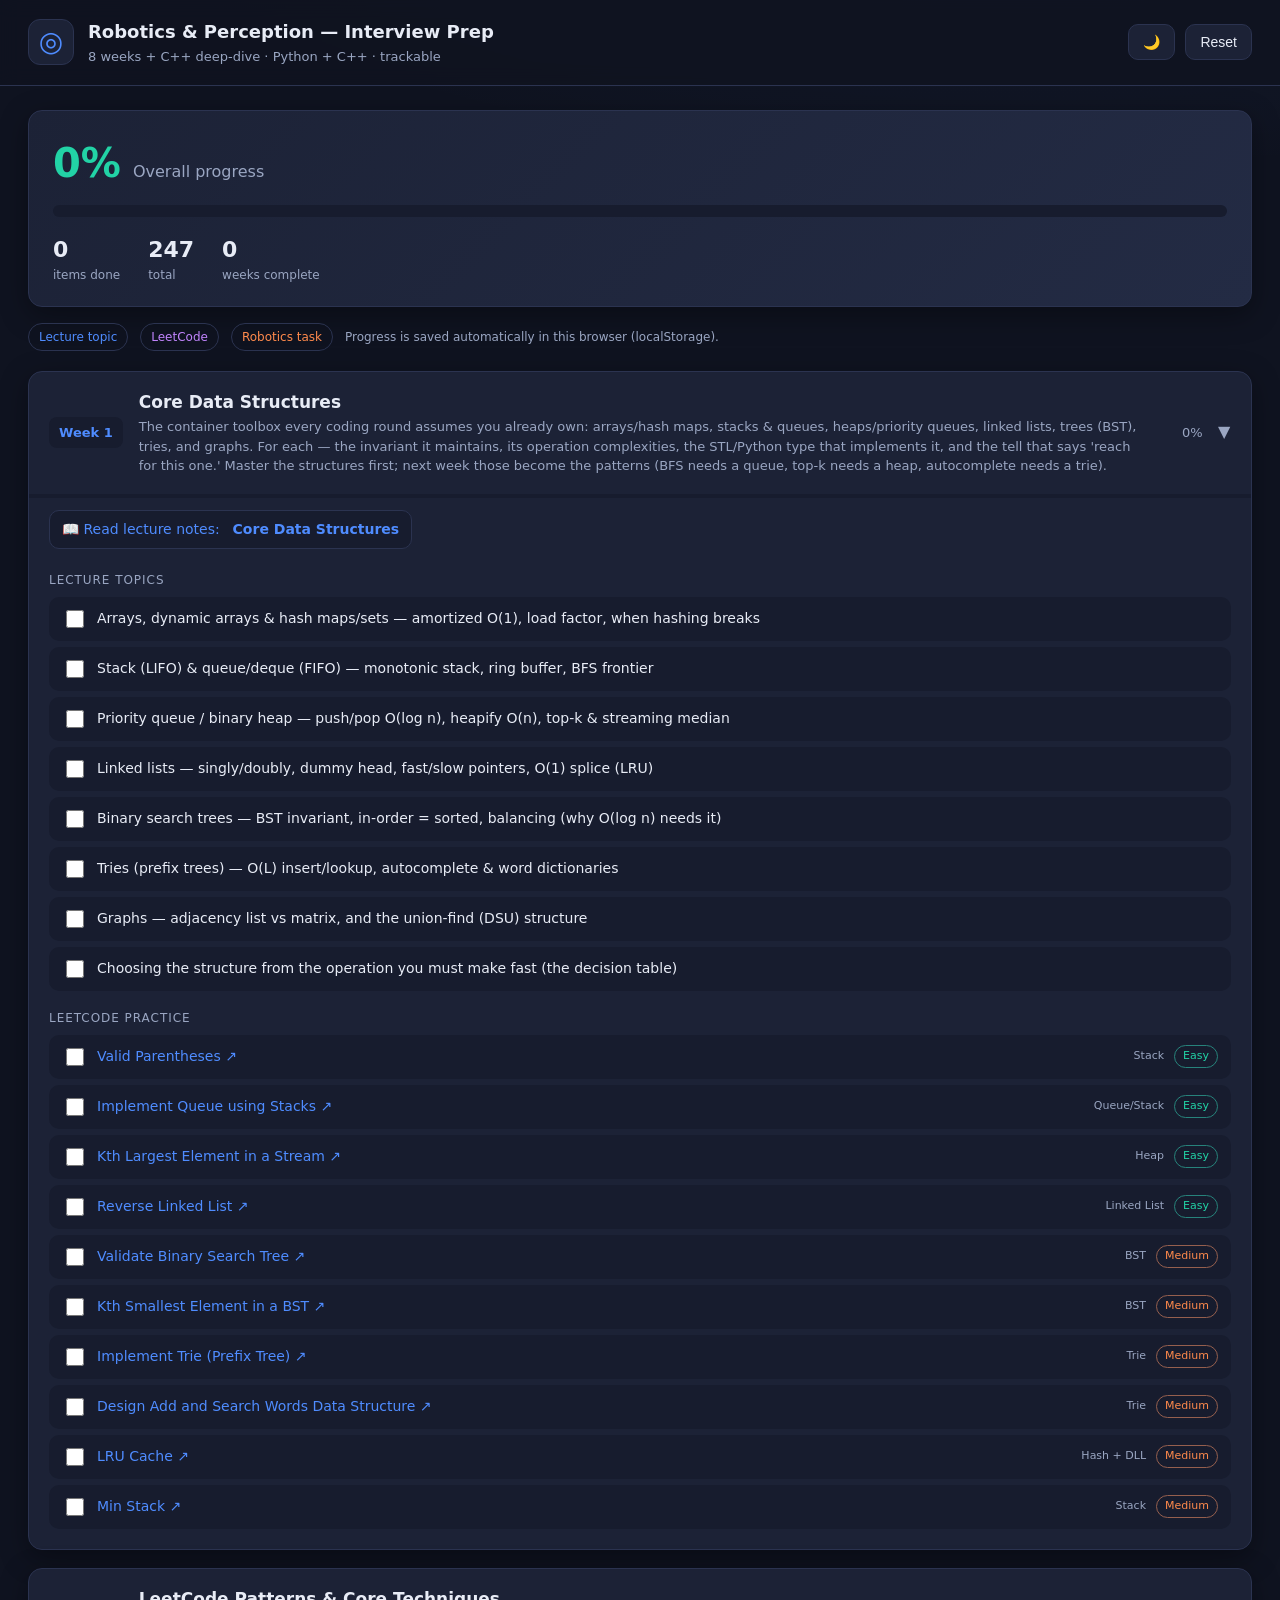
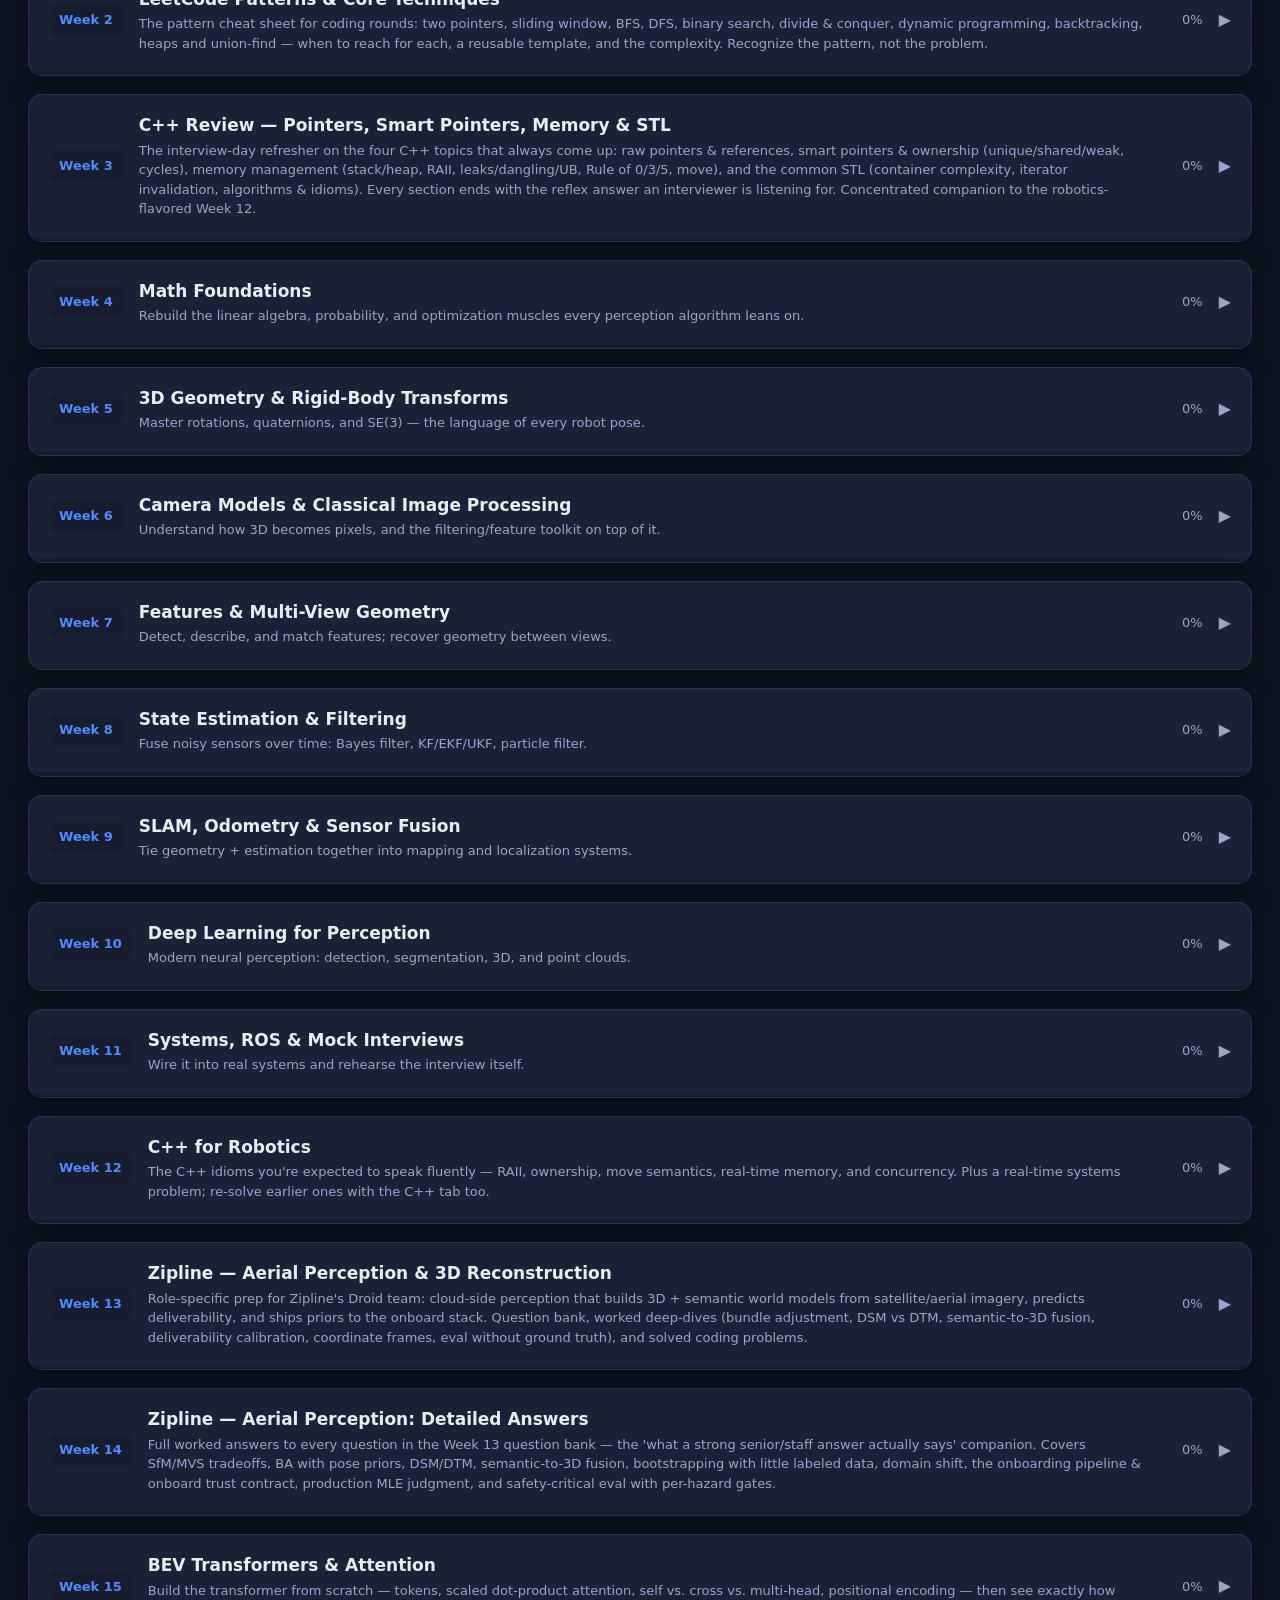
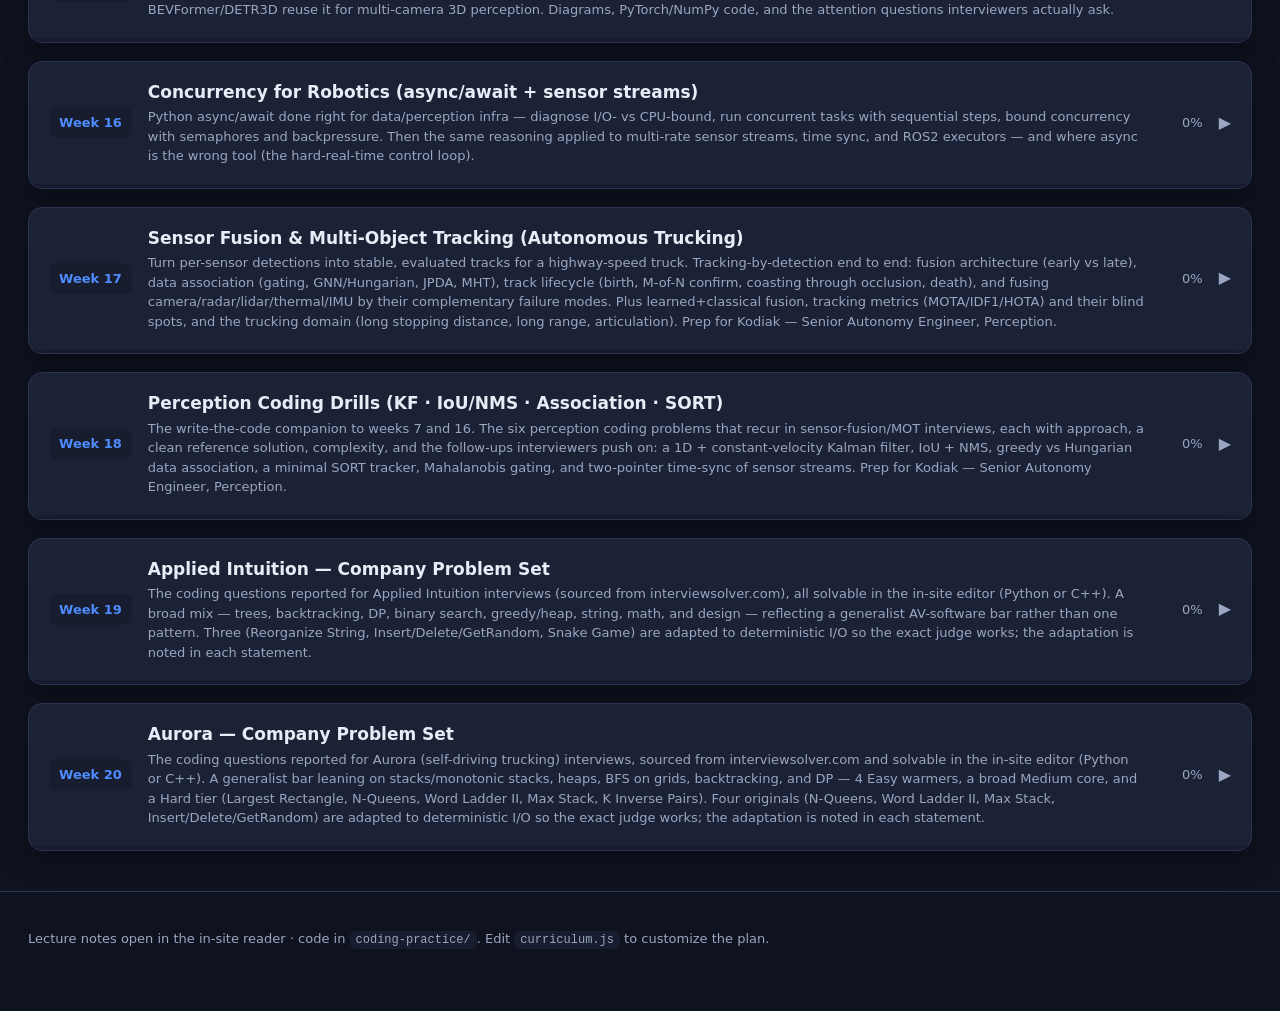
<file: index.html>
<!DOCTYPE html>
<html lang="en">
<head>
  <meta charset="UTF-8" />
  <meta name="viewport" content="width=device-width, initial-scale=1.0" />
  <title>Robotics & Perception — Interview Prep Tracker</title>
  <link rel="stylesheet" href="style.css" />
  <link rel="preconnect" href="https://fonts.googleapis.com" />
</head>
<body>
  <header class="topbar">
    <div class="brand">
      <span class="logo">◎</span>
      <div>
        <h1>Robotics &amp; Perception — Interview Prep</h1>
        <p class="subtitle">8 weeks + C++ deep-dive · Python + C++ · trackable</p>
      </div>
    </div>
    <div class="header-actions">
      <button id="theme-btn" class="ghost-btn" title="Toggle theme">🌙</button>
      <button id="reset-btn" class="ghost-btn danger" title="Reset all progress">Reset</button>
    </div>
  </header>

  <section class="dashboard">
    <div class="overall-card">
      <div class="overall-text">
        <span class="big-pct" id="overall-pct">0%</span>
        <span class="overall-label">Overall progress</span>
      </div>
      <div class="progress-track big"><div class="progress-fill" id="overall-fill"></div></div>
      <div class="stat-row">
        <div class="stat"><span id="done-count">0</span><label>items done</label></div>
        <div class="stat"><span id="total-count">0</span><label>total</label></div>
        <div class="stat"><span id="streak">0</span><label>weeks complete</label></div>
      </div>
    </div>
    <div class="legend">
      <span class="chip topic">Lecture topic</span>
      <span class="chip lc">LeetCode</span>
      <span class="chip rob">Robotics task</span>
      <span class="hint">Progress is saved automatically in this browser (localStorage).</span>
    </div>
  </section>

  <main id="weeks"></main>

  <footer>
    <p>Lecture notes open in the in-site reader · code in <code>coding-practice/</code>.
       Edit <code>curriculum.js</code> to customize the plan.</p>
  </footer>

  <script src="curriculum.js"></script>
  <script src="app.js"></script>
</body>
</html>
</file>
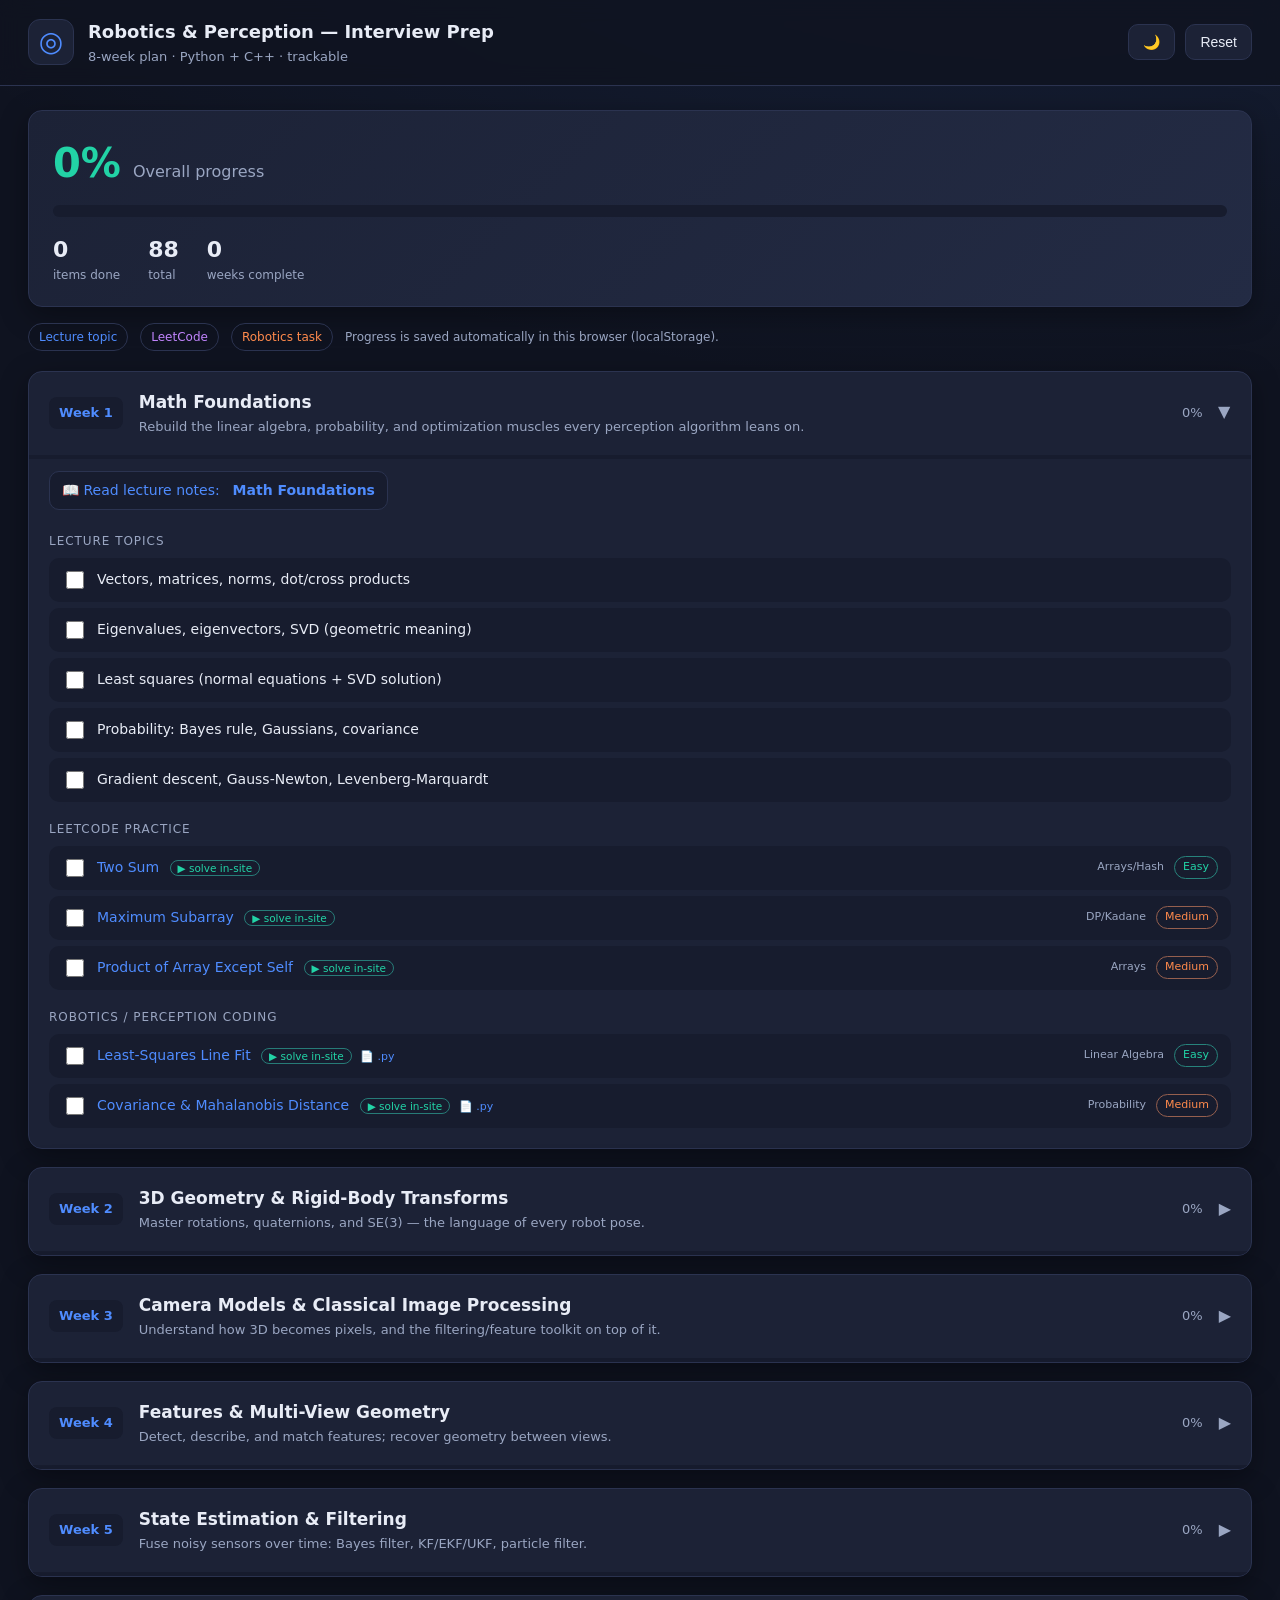
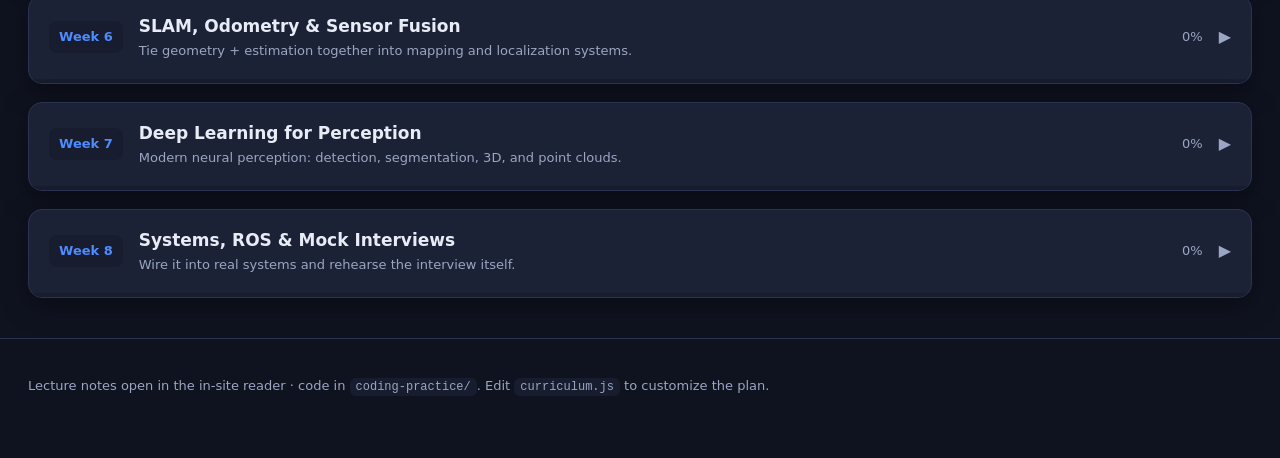
<file: robotics-perception-prep/index.html>
<!DOCTYPE html>
<html lang="en">
<head>
  <meta charset="UTF-8" />
  <meta name="viewport" content="width=device-width, initial-scale=1.0" />
  <title>Robotics & Perception — Interview Prep Tracker</title>
  <link rel="stylesheet" href="style.css" />
  <link rel="preconnect" href="https://fonts.googleapis.com" />
</head>
<body>
  <header class="topbar">
    <div class="brand">
      <span class="logo">◎</span>
      <div>
        <h1>Robotics &amp; Perception — Interview Prep</h1>
        <p class="subtitle">8-week plan · Python + C++ · trackable</p>
      </div>
    </div>
    <div class="header-actions">
      <button id="theme-btn" class="ghost-btn" title="Toggle theme">🌙</button>
      <button id="reset-btn" class="ghost-btn danger" title="Reset all progress">Reset</button>
    </div>
  </header>

  <section class="dashboard">
    <div class="overall-card">
      <div class="overall-text">
        <span class="big-pct" id="overall-pct">0%</span>
        <span class="overall-label">Overall progress</span>
      </div>
      <div class="progress-track big"><div class="progress-fill" id="overall-fill"></div></div>
      <div class="stat-row">
        <div class="stat"><span id="done-count">0</span><label>items done</label></div>
        <div class="stat"><span id="total-count">0</span><label>total</label></div>
        <div class="stat"><span id="streak">0</span><label>weeks complete</label></div>
      </div>
    </div>
    <div class="legend">
      <span class="chip topic">Lecture topic</span>
      <span class="chip lc">LeetCode</span>
      <span class="chip rob">Robotics task</span>
      <span class="hint">Progress is saved automatically in this browser (localStorage).</span>
    </div>
  </section>

  <main id="weeks"></main>

  <footer>
    <p>Lecture notes open in the in-site reader · code in <code>coding-practice/</code>.
       Edit <code>curriculum.js</code> to customize the plan.</p>
  </footer>

  <script src="curriculum.js"></script>
  <script src="app.js"></script>
</body>
</html>
</file>
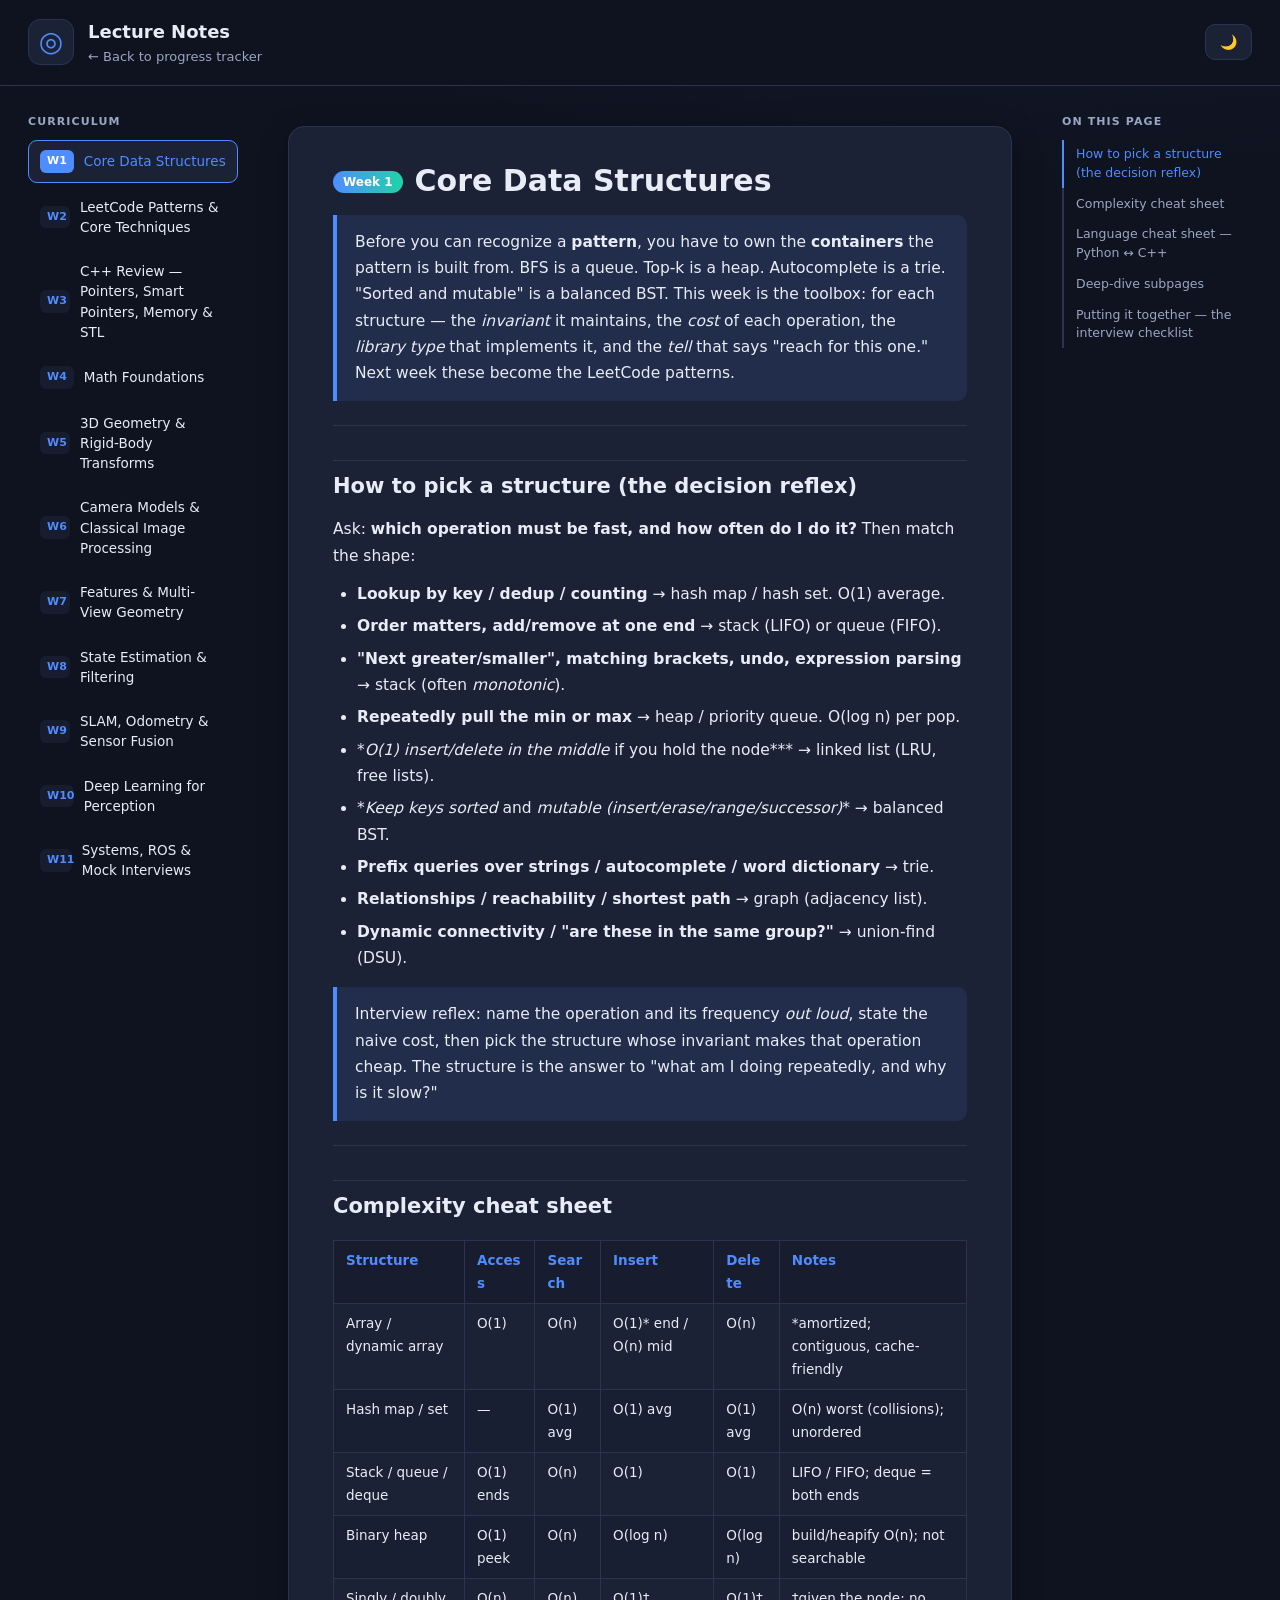
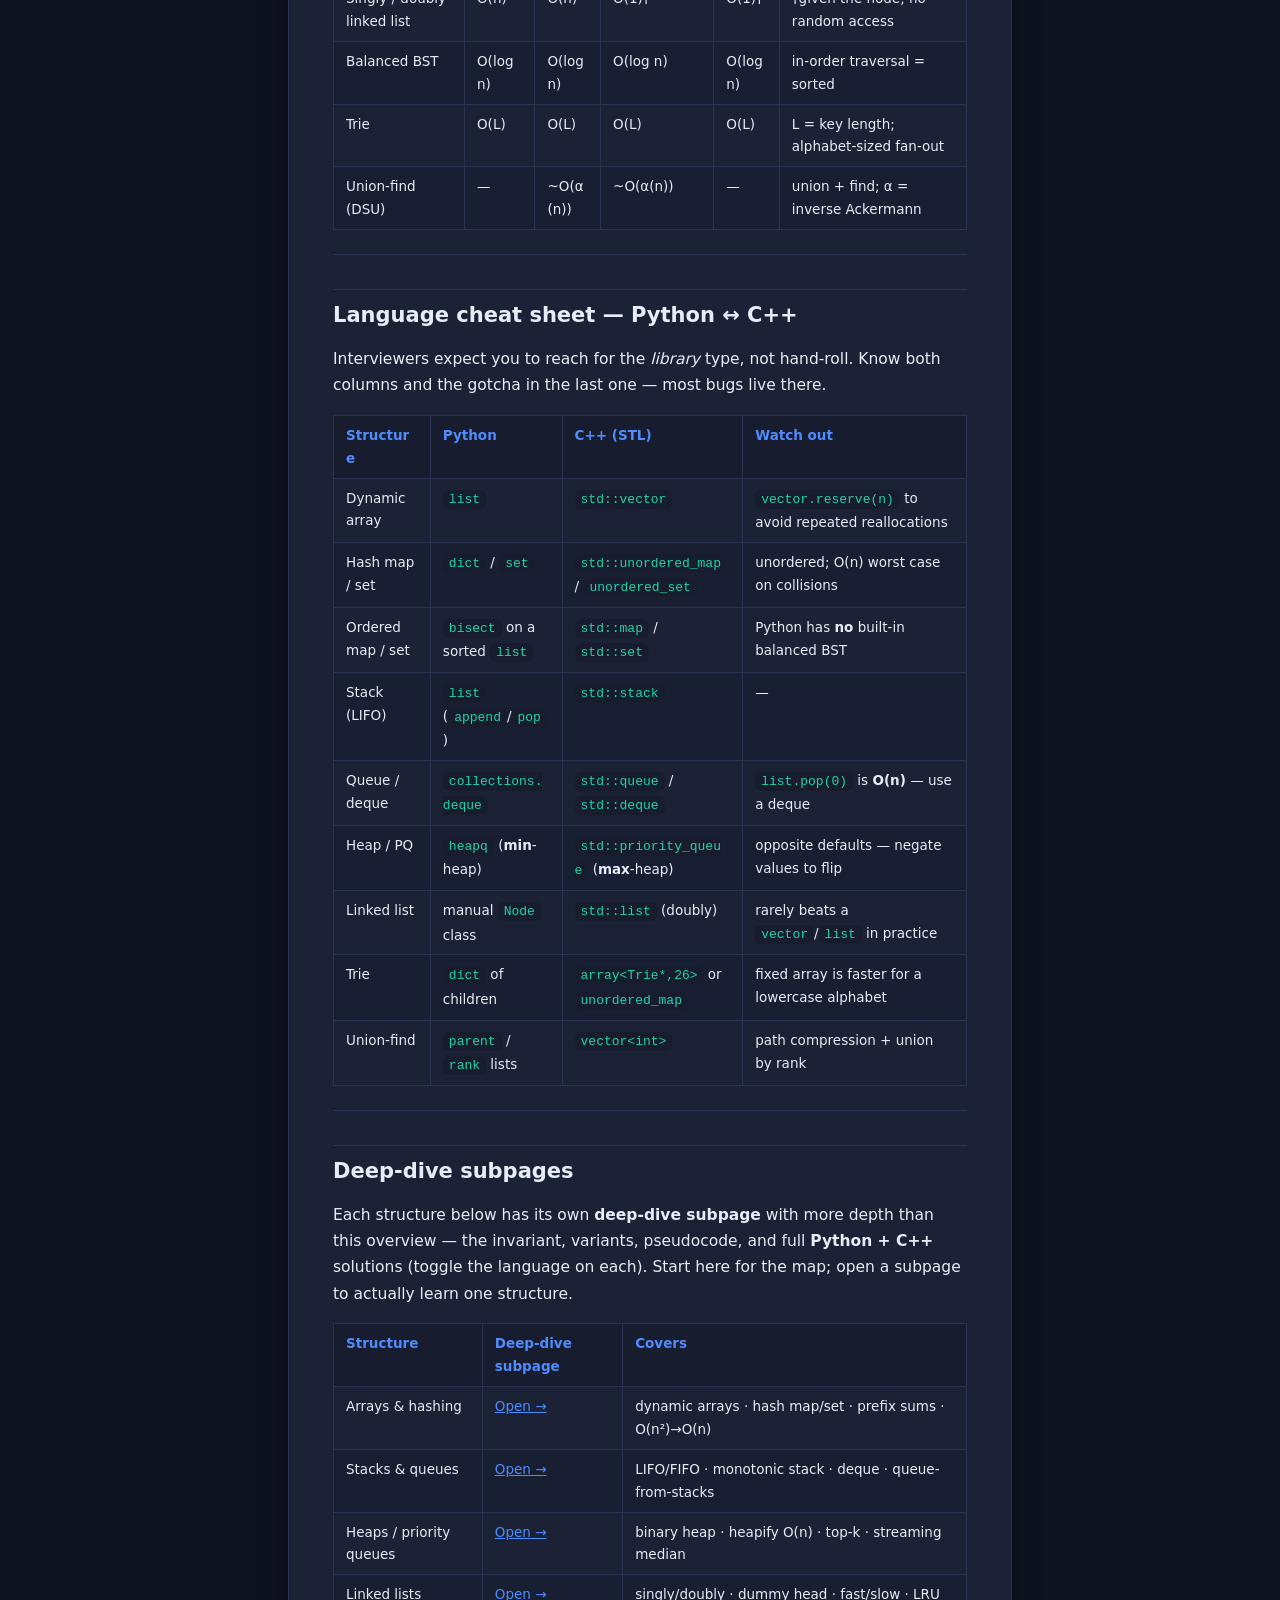
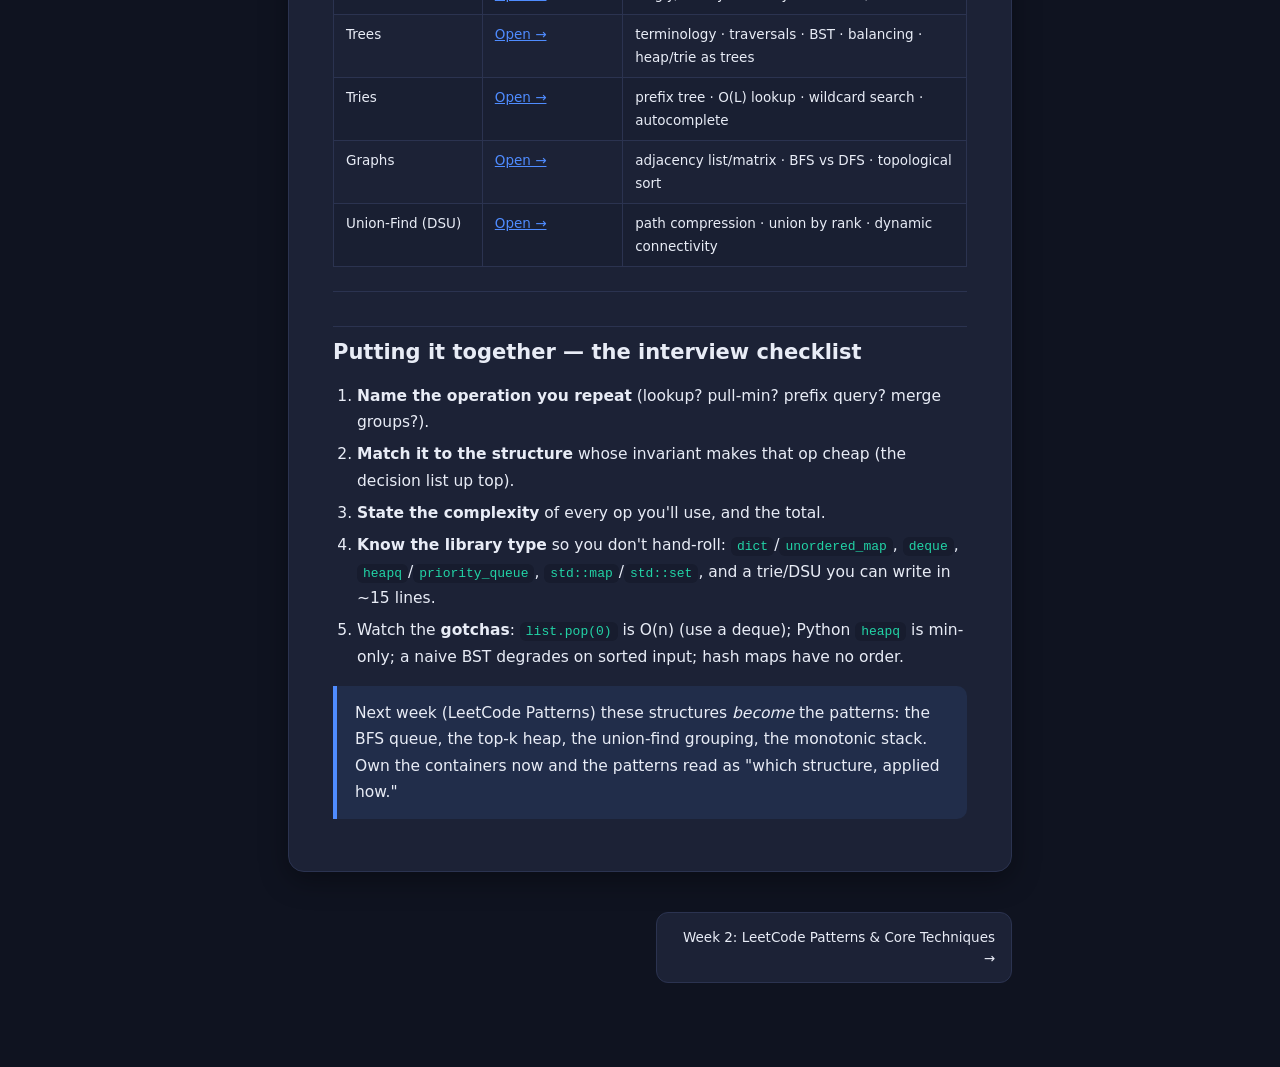
<file: lecture.html>
<!DOCTYPE html>
<html lang="en">
<head>
  <meta charset="UTF-8" />
  <meta name="viewport" content="width=device-width, initial-scale=1.0" />
  <title>Lecture — Robotics &amp; Perception Prep</title>
  <link rel="stylesheet" href="style.css" />
</head>
<body class="reader">
  <header class="topbar">
    <div class="brand">
      <a class="logo" href="index.html" title="Back to tracker">◎</a>
      <div>
        <h1>Lecture Notes</h1>
        <p class="subtitle"><a href="index.html" class="back-link">← Back to progress tracker</a></p>
      </div>
    </div>
    <div class="header-actions">
      <button id="theme-btn" class="ghost-btn" title="Toggle theme">🌙</button>
    </div>
  </header>

  <div class="reader-layout">
    <!-- left: all lectures -->
    <aside class="lec-sidebar">
      <div class="sidebar-title">Curriculum</div>
      <nav id="lec-nav"></nav>
    </aside>

    <!-- center: the lecture -->
    <main class="lec-main">
      <article id="lec-article">
        <h1 id="lec-title">Loading…</h1>
        <div id="lec-body"></div>
      </article>
      <nav class="lec-prevnext">
        <a id="lec-prev" class="pn-btn" href="#">← Previous</a>
        <a id="lec-next" class="pn-btn" href="#">Next →</a>
      </nav>
    </main>

    <!-- right: table of contents -->
    <aside class="lec-toc">
      <div class="sidebar-title">On this page</div>
      <nav id="toc-nav"></nav>
    </aside>
  </div>

  <button id="toc-fab" class="toc-fab" title="Contents">☰</button>

  <script src="curriculum.js"></script>
  <script src="lectures-data.js"></script>
  <script src="highlight.js"></script>
  <script src="lecture.js"></script>
</body>
</html>
</file>
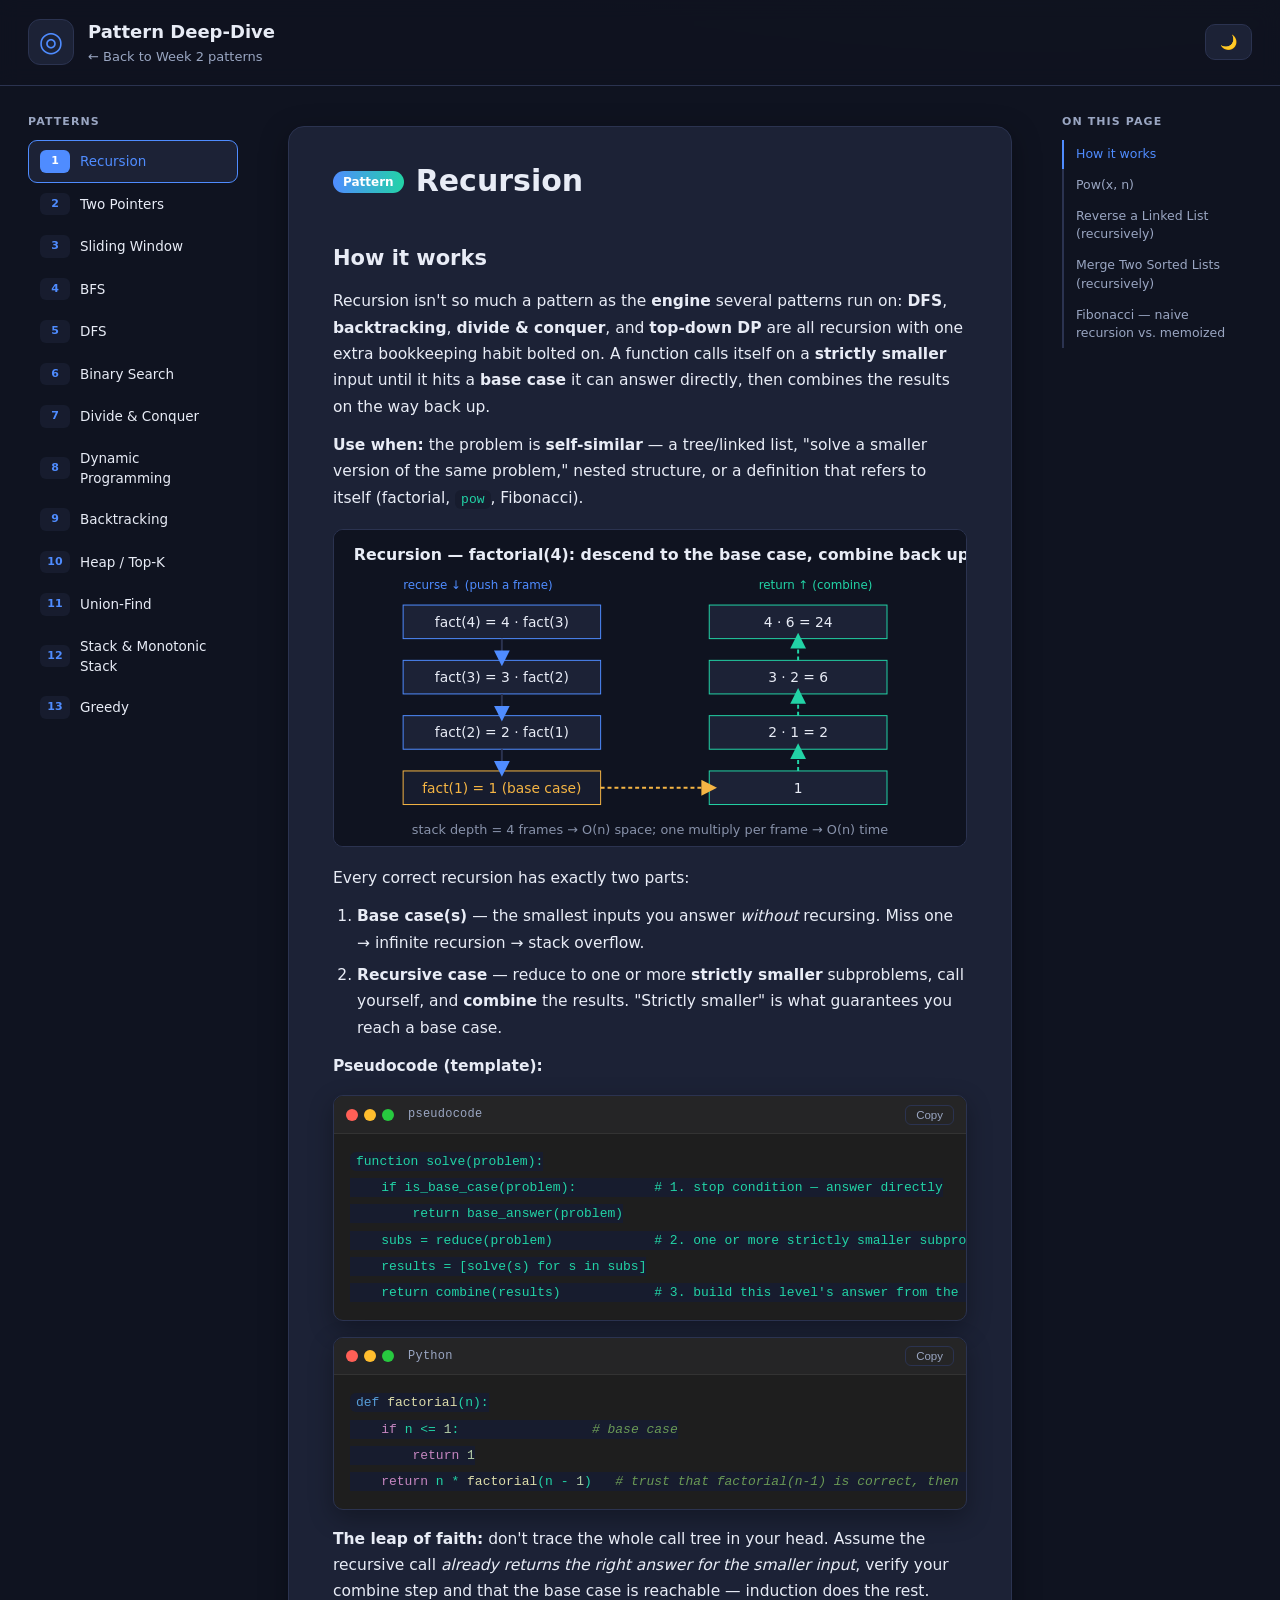
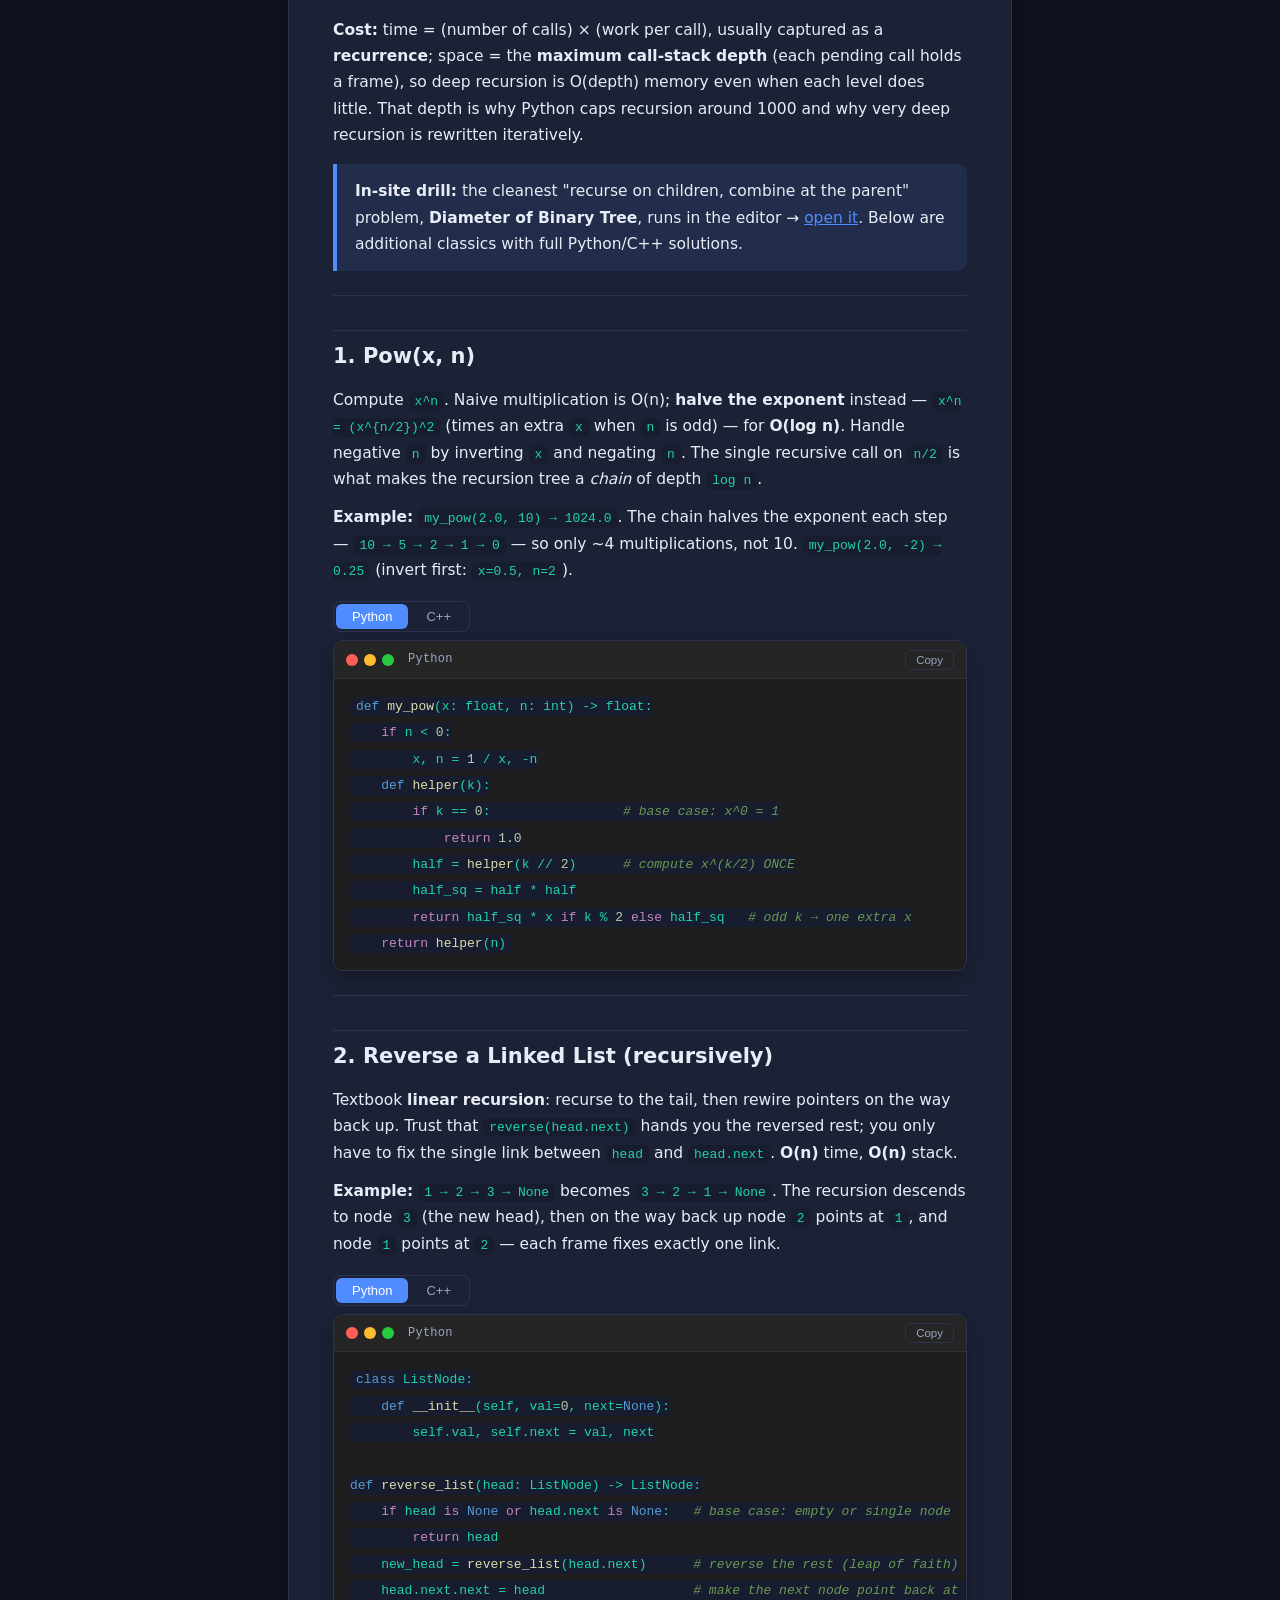
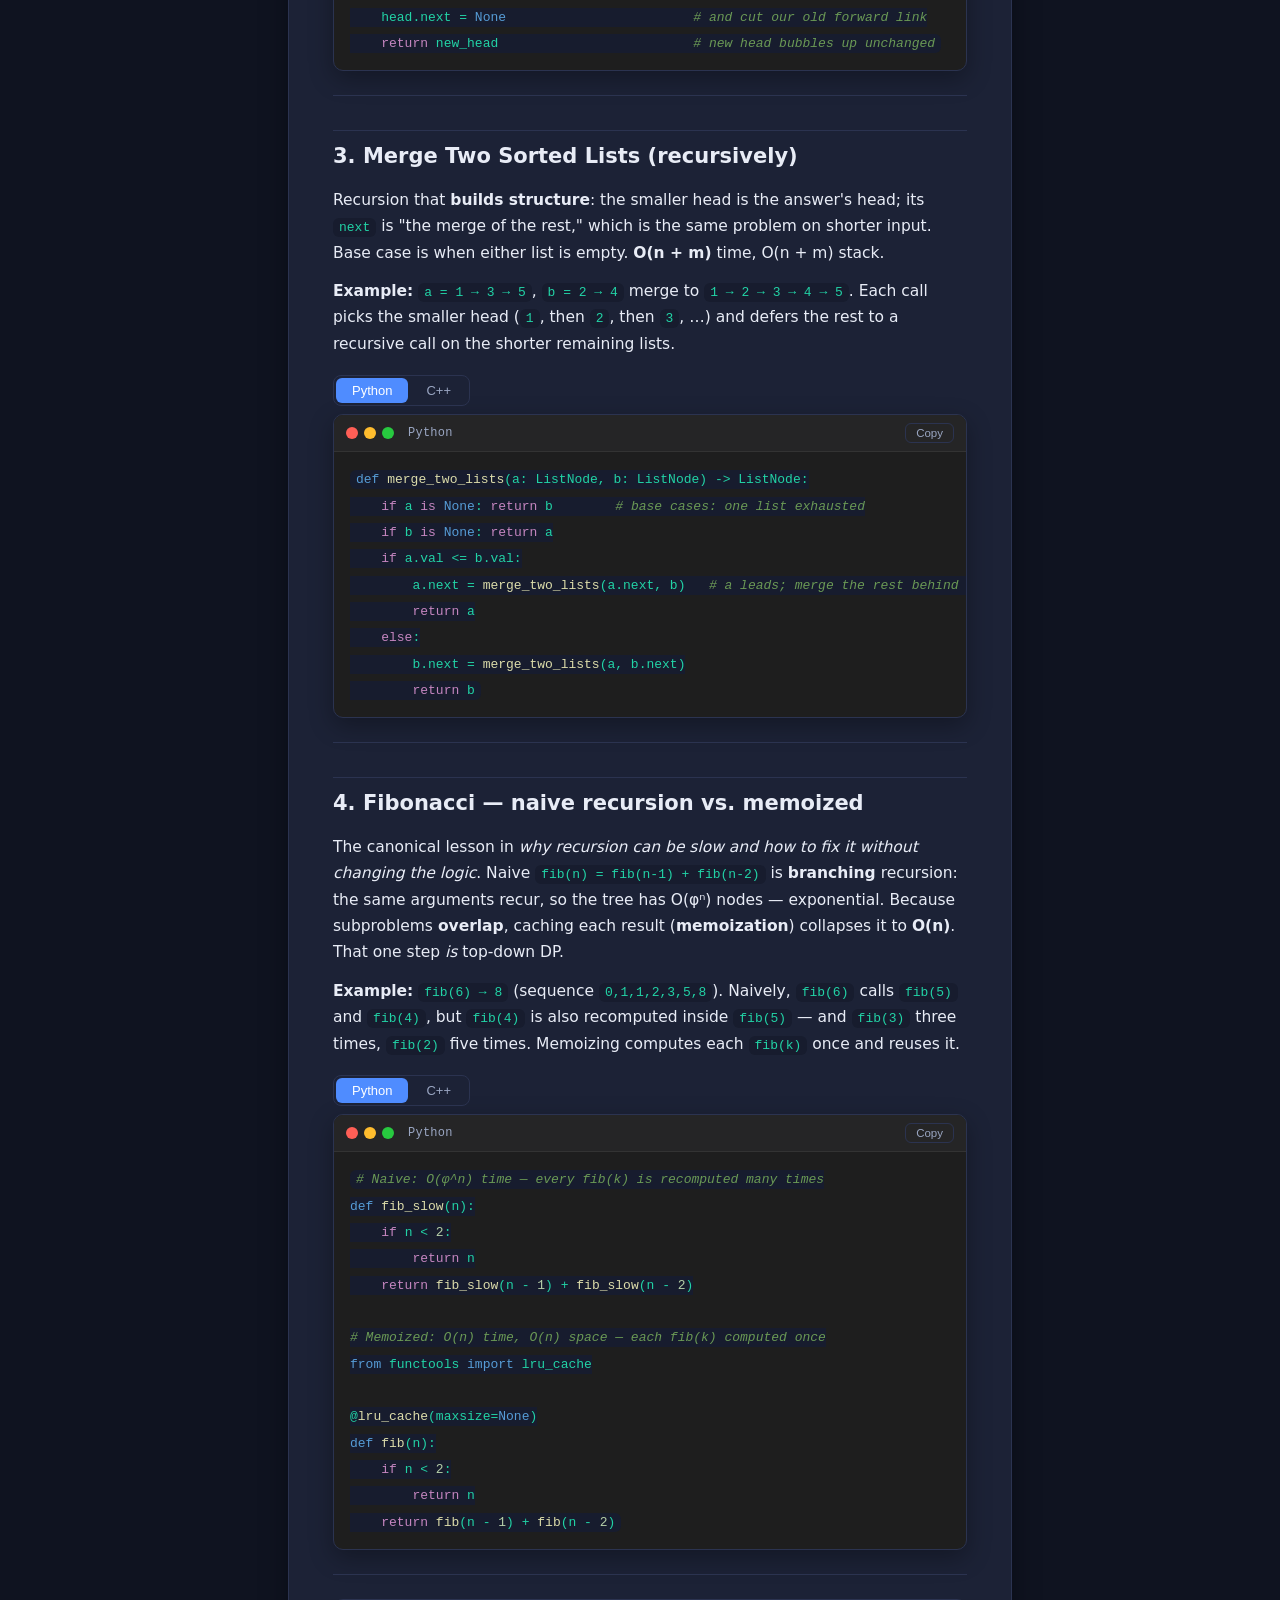
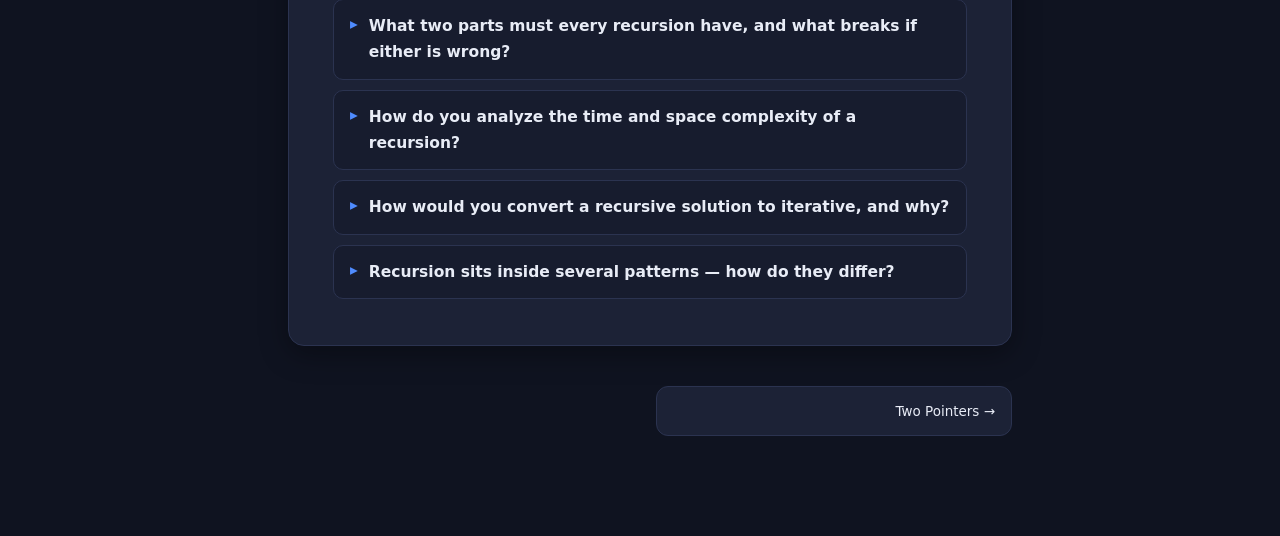
<file: topic.html>
<!DOCTYPE html>
<html lang="en">
<head>
  <meta charset="UTF-8" />
  <meta name="viewport" content="width=device-width, initial-scale=1.0" />
  <title>Topic — LeetCode Patterns</title>
  <link rel="stylesheet" href="style.css" />
</head>
<body class="reader">
  <header class="topbar">
    <div class="brand">
      <a class="logo" href="index.html" title="Back to tracker">◎</a>
      <div>
        <h1>Pattern Deep-Dive</h1>
        <p class="subtitle"><a href="lecture.html?week=2" class="back-link">← Back to Week 2 patterns</a></p>
      </div>
    </div>
    <div class="header-actions">
      <button id="theme-btn" class="ghost-btn" title="Toggle theme">🌙</button>
    </div>
  </header>

  <div class="reader-layout">
    <!-- left: all topics -->
    <aside class="lec-sidebar">
      <div class="sidebar-title">Patterns</div>
      <nav id="topic-nav"></nav>
    </aside>

    <!-- center: the topic -->
    <main class="lec-main">
      <article id="lec-article">
        <h1 id="lec-title">Loading…</h1>
        <div id="lec-body"></div>
      </article>
      <nav class="lec-prevnext">
        <a id="lec-prev" class="pn-btn" href="#">← Previous</a>
        <a id="lec-next" class="pn-btn" href="#">Next →</a>
      </nav>
    </main>

    <!-- right: table of contents -->
    <aside class="lec-toc">
      <div class="sidebar-title">On this page</div>
      <nav id="toc-nav"></nav>
    </aside>
  </div>

  <button id="toc-fab" class="toc-fab" title="Contents">☰</button>

  <script src="topics-data.js"></script>
  <script src="ds-topics-data.js"></script>
  <script src="highlight.js"></script>
  <script src="topic.js"></script>
</body>
</html>
</file>
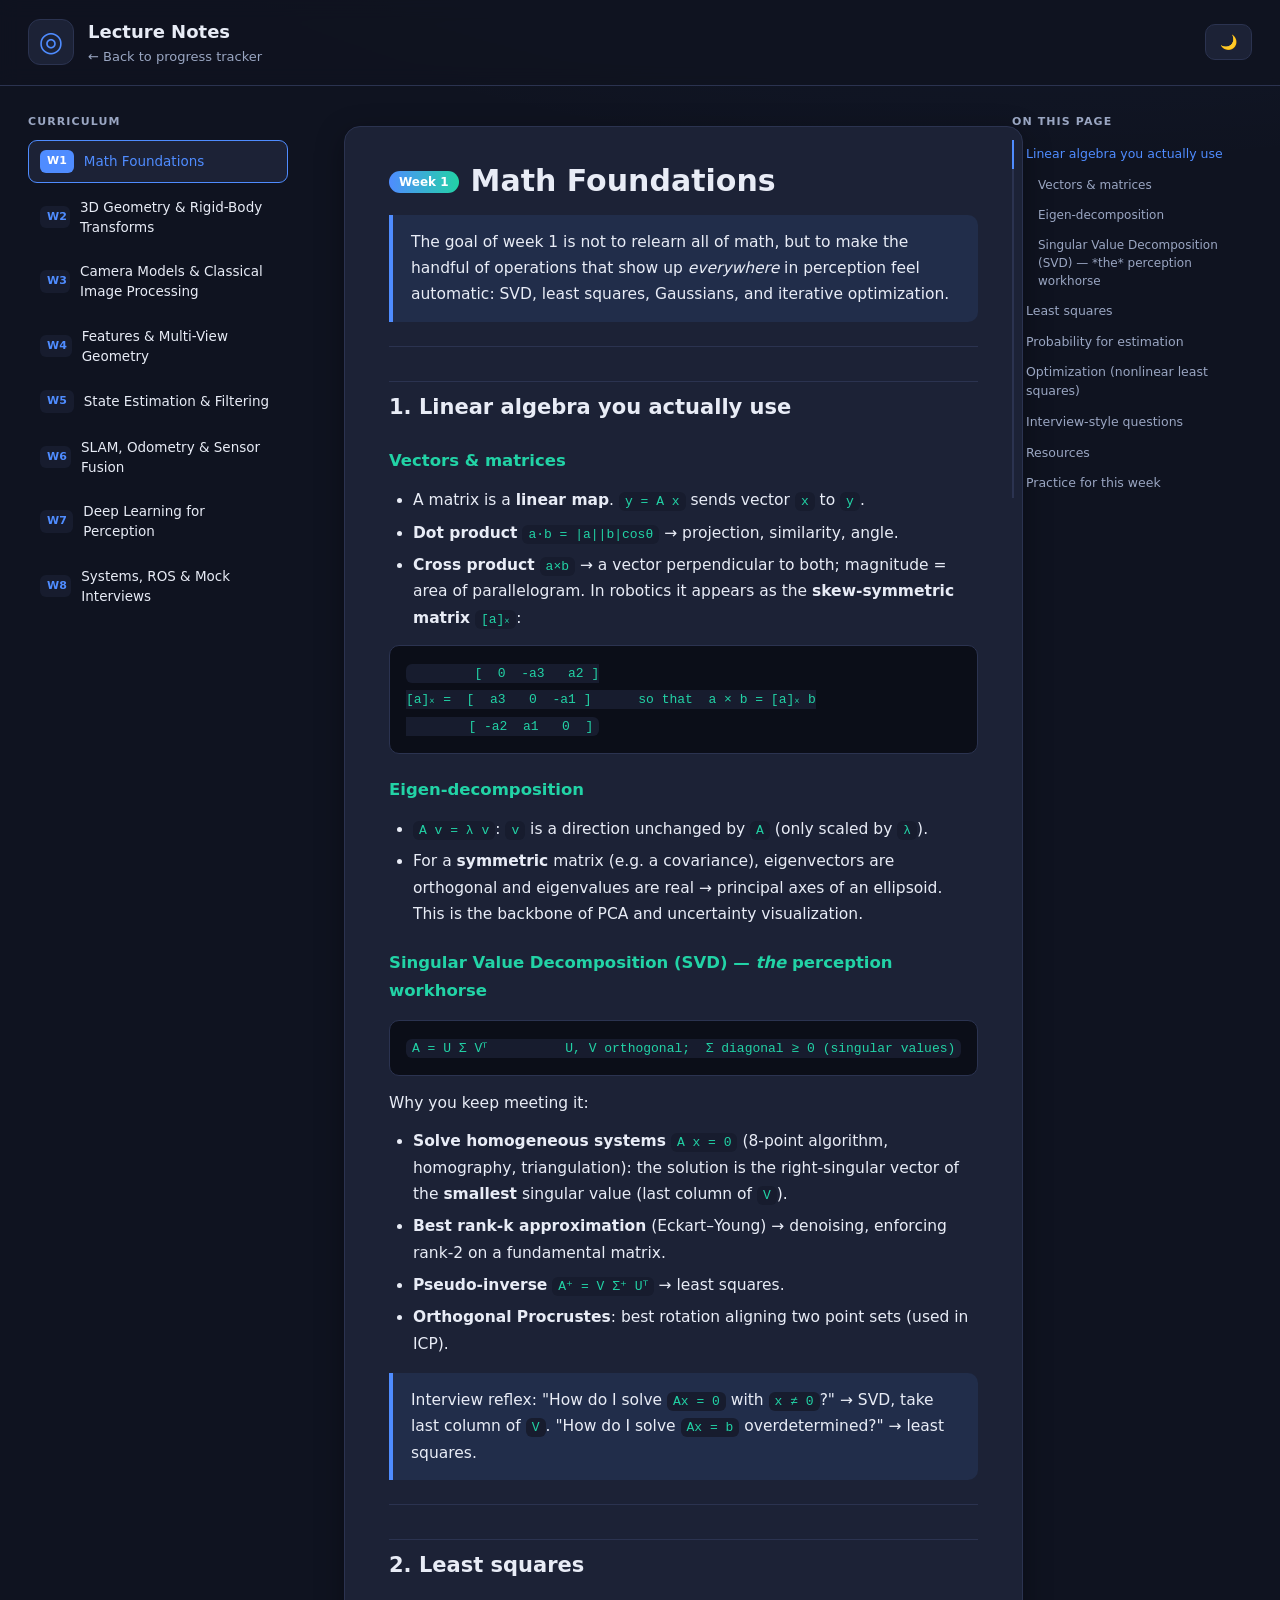
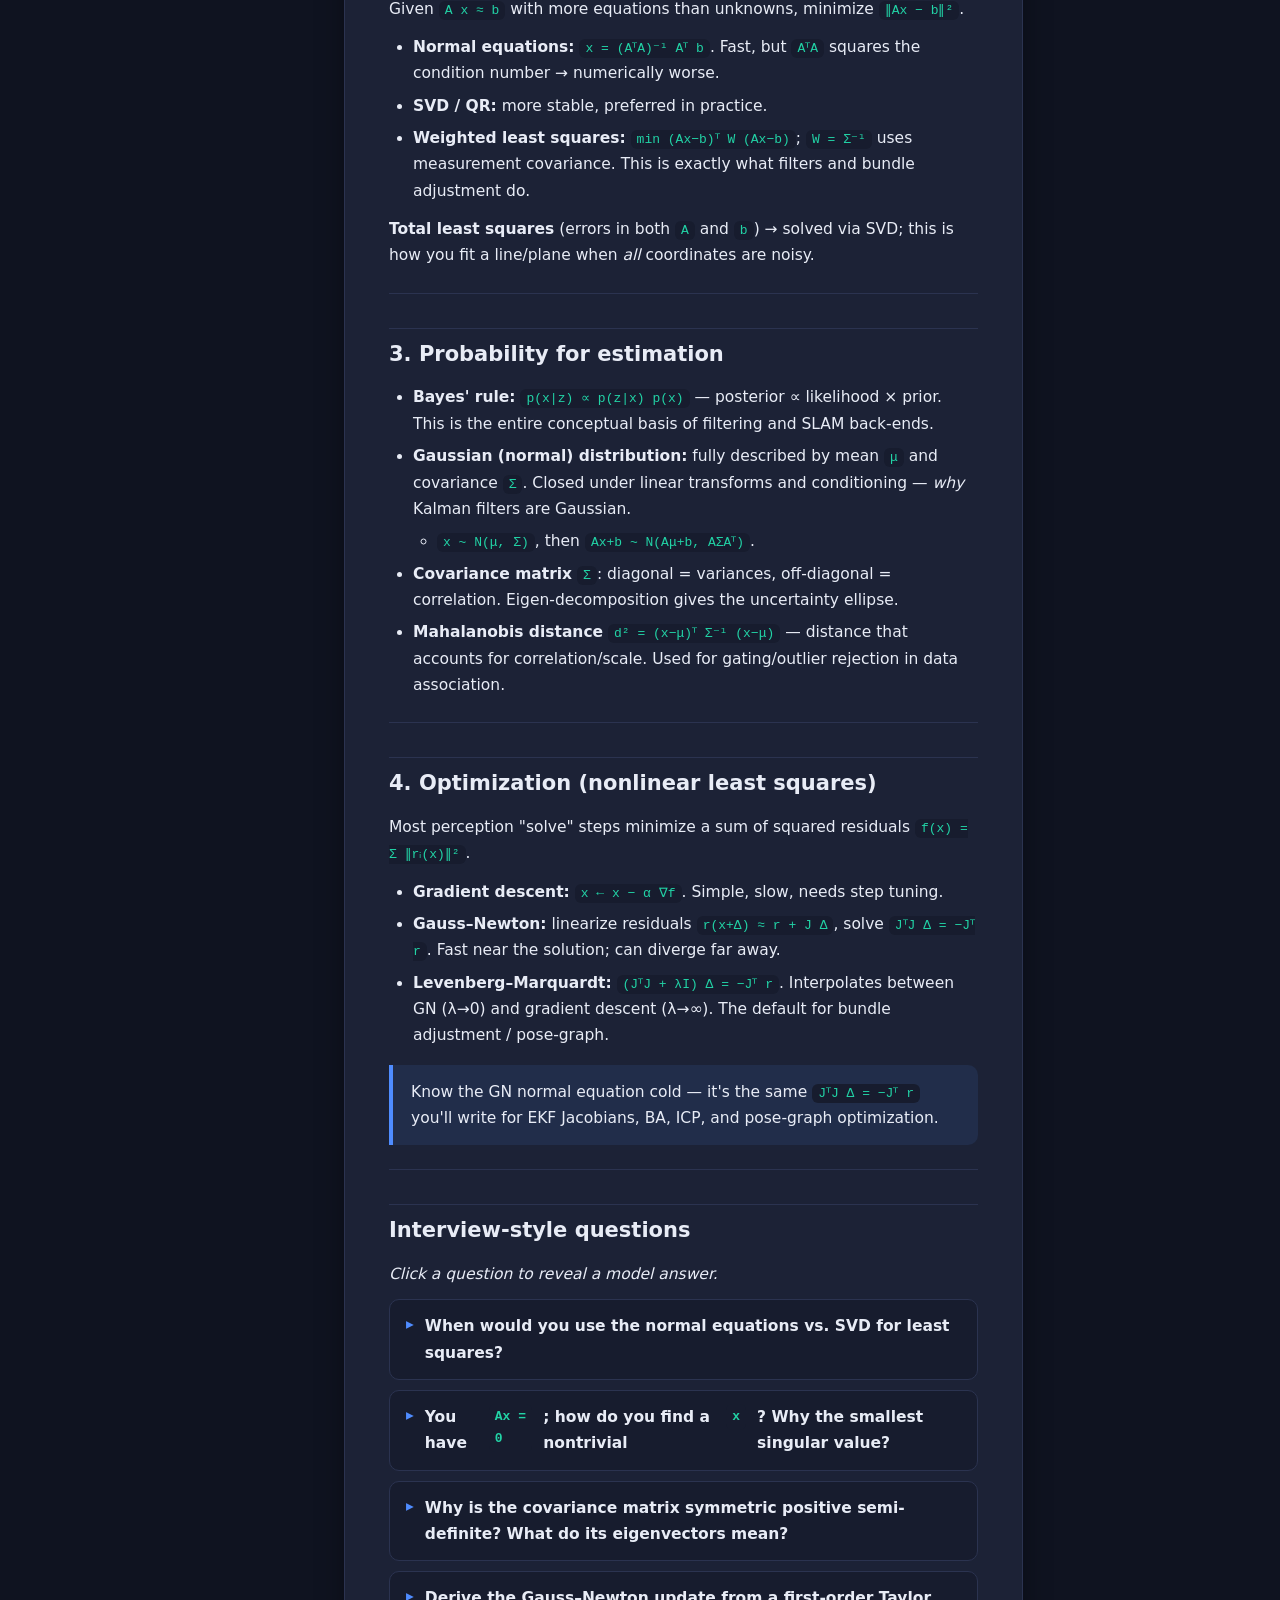
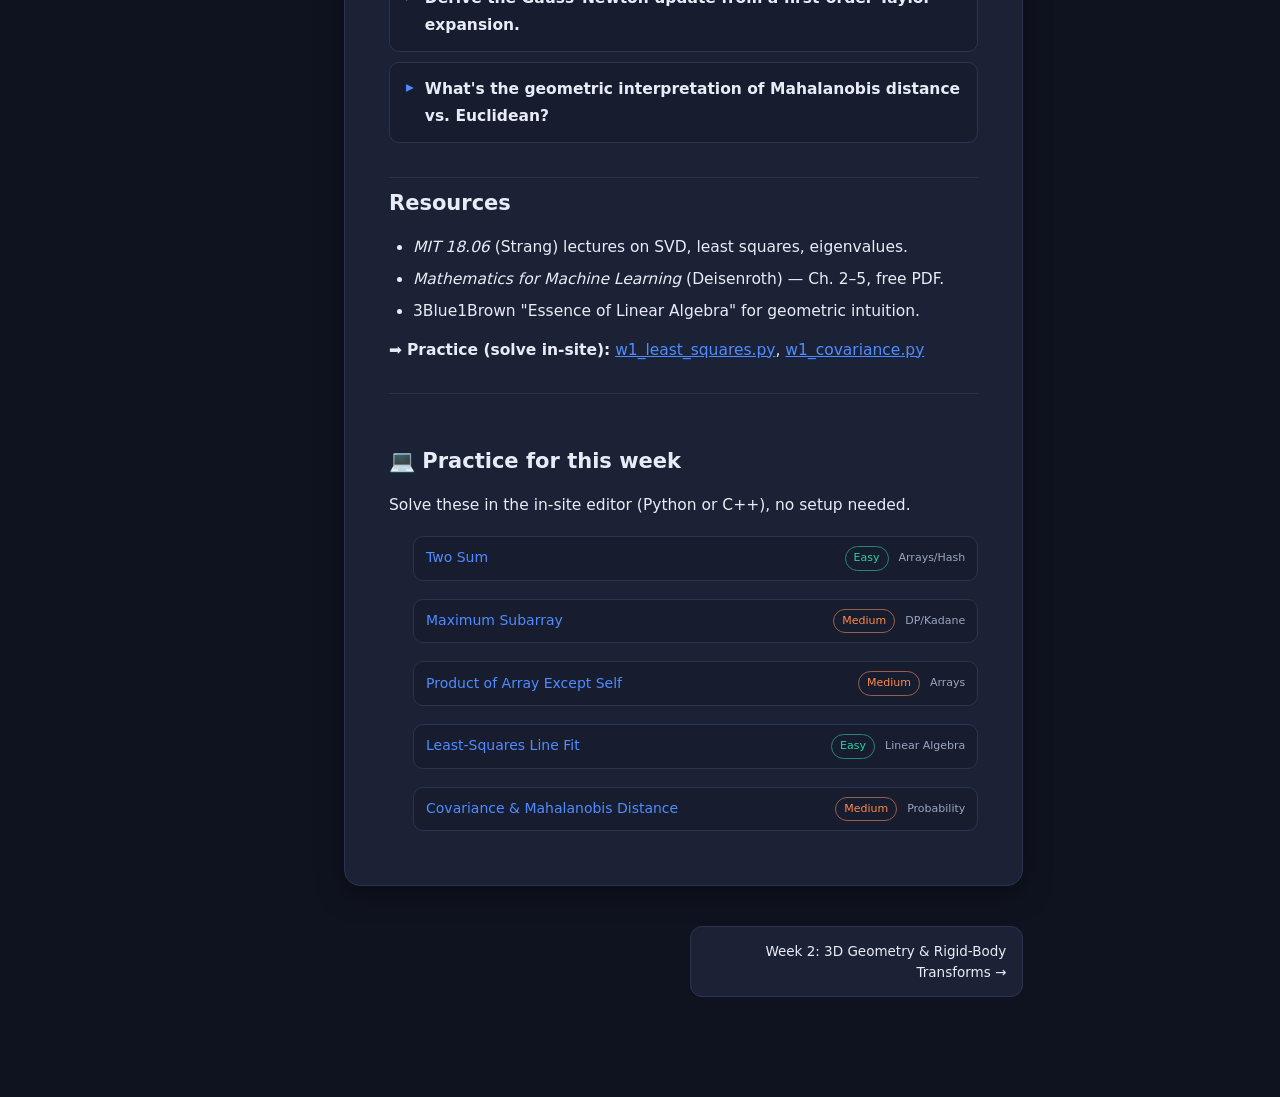
<file: robotics-perception-prep/lecture.html>
<!DOCTYPE html>
<html lang="en">
<head>
  <meta charset="UTF-8" />
  <meta name="viewport" content="width=device-width, initial-scale=1.0" />
  <title>Lecture — Robotics &amp; Perception Prep</title>
  <link rel="stylesheet" href="style.css" />
</head>
<body class="reader">
  <header class="topbar">
    <div class="brand">
      <a class="logo" href="index.html" title="Back to tracker">◎</a>
      <div>
        <h1>Lecture Notes</h1>
        <p class="subtitle"><a href="index.html" class="back-link">← Back to progress tracker</a></p>
      </div>
    </div>
    <div class="header-actions">
      <button id="theme-btn" class="ghost-btn" title="Toggle theme">🌙</button>
    </div>
  </header>

  <div class="reader-layout">
    <!-- left: all lectures -->
    <aside class="lec-sidebar">
      <div class="sidebar-title">Curriculum</div>
      <nav id="lec-nav"></nav>
    </aside>

    <!-- center: the lecture -->
    <main class="lec-main">
      <article id="lec-article">
        <h1 id="lec-title">Loading…</h1>
        <div id="lec-body"></div>
      </article>
      <nav class="lec-prevnext">
        <a id="lec-prev" class="pn-btn" href="#">← Previous</a>
        <a id="lec-next" class="pn-btn" href="#">Next →</a>
      </nav>
    </main>

    <!-- right: table of contents -->
    <aside class="lec-toc">
      <div class="sidebar-title">On this page</div>
      <nav id="toc-nav"></nav>
    </aside>
  </div>

  <button id="toc-fab" class="toc-fab" title="Contents">☰</button>

  <script src="curriculum.js"></script>
  <script src="lectures-data.js"></script>
  <script src="lecture.js"></script>
</body>
</html>
</file>
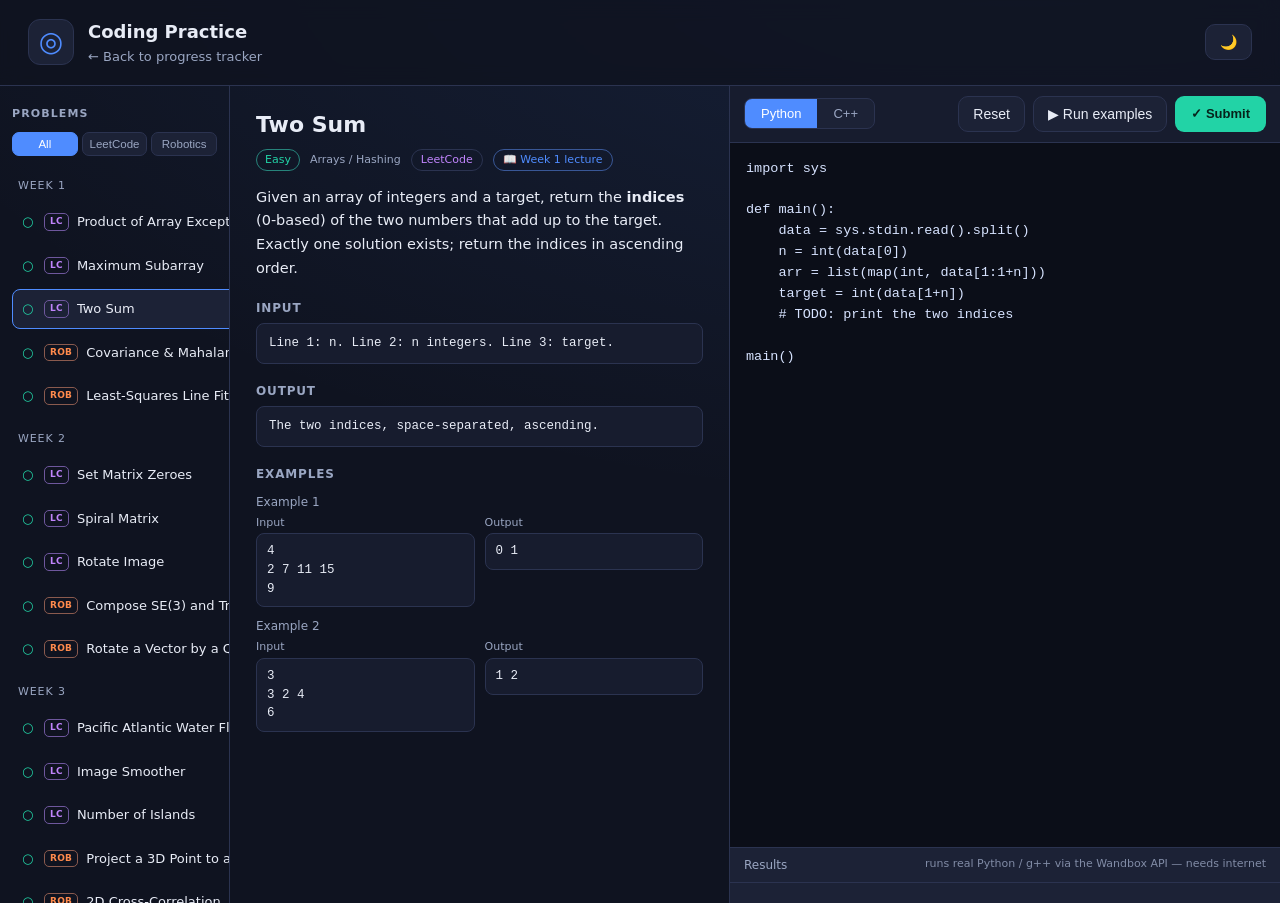
<file: robotics-perception-prep/practice.html>
<!DOCTYPE html>
<html lang="en">
<head>
  <meta charset="UTF-8" />
  <meta name="viewport" content="width=device-width, initial-scale=1.0" />
  <title>Practice — Robotics &amp; Perception Prep</title>
  <link rel="stylesheet" href="style.css" />
</head>
<body class="practice">
  <header class="topbar">
    <div class="brand">
      <a class="logo" href="index.html" title="Back to tracker">◎</a>
      <div>
        <h1>Coding Practice</h1>
        <p class="subtitle"><a href="index.html" class="back-link">← Back to progress tracker</a></p>
      </div>
    </div>
    <div class="header-actions">
      <button id="theme-btn" class="ghost-btn" title="Toggle theme">🌙</button>
    </div>
  </header>

  <div class="practice-layout">
    <!-- problem list -->
    <aside class="prob-sidebar">
      <div class="sidebar-title">Problems</div>
      <div class="prob-filter" id="prob-filter">
        <button class="filt-btn active" data-filt="all">All</button>
        <button class="filt-btn" data-filt="leetcode">LeetCode</button>
        <button class="filt-btn" data-filt="robotics">Robotics</button>
      </div>
      <nav id="prob-nav"></nav>
    </aside>

    <!-- problem statement -->
    <section class="prob-main">
      <div class="prob-head">
        <h2 id="prob-title">…</h2>
        <div class="prob-meta">
          <span id="prob-diff" class="badge"></span>
          <span id="prob-pattern" class="tag"></span>
          <span id="prob-cat" class="cat-chip"></span>
          <a id="prob-lecture" class="lecture-chip" href="#">📖 Lecture</a>
          <span id="prob-solved" class="solved-flag" hidden>✓ Solved</span>
        </div>
      </div>
      <div id="prob-statement"></div>
      <h3 class="io-h">Input</h3>  <pre id="prob-in" class="io-spec"></pre>
      <h3 class="io-h">Output</h3> <pre id="prob-out" class="io-spec"></pre>
      <h3 class="io-h">Examples</h3>
      <div id="prob-examples"></div>
    </section>

    <!-- editor + runner -->
    <section class="editor-pane">
      <div class="editor-bar">
        <div class="lang-toggle">
          <button class="lang-btn active" data-lang="python">Python</button>
          <button class="lang-btn" data-lang="cpp">C++</button>
        </div>
        <div class="editor-actions">
          <button id="reset-code" class="ghost-btn" title="Reset to starter code">Reset</button>
          <button id="run-btn" class="ghost-btn">▶ Run examples</button>
          <button id="submit-btn" class="primary-btn">✓ Submit</button>
        </div>
      </div>
      <textarea id="code" spellcheck="false" autocomplete="off"></textarea>
      <div class="console" id="console">
        <div class="console-head">
          <span>Results</span>
          <span class="console-hint">runs real Python / g++ via the Wandbox API — needs internet</span>
        </div>
        <div id="results"></div>
      </div>
    </section>
  </div>

  <script src="curriculum.js"></script>
  <script src="problems.js"></script>
  <script src="practice.js"></script>
</body>
</html>
</file>
<file: style.css>
:root {
  --bg: #0f1320;
  --bg-soft: #171c2e;
  --card: #1c2236;
  --card-2: #232b44;
  --text: #e8ecf6;
  --muted: #9aa6c2;
  --accent: #4f8cff;
  --accent-2: #22d3a6;
  --rob: #ff8a4c;
  --lc: #c084fc;
  --topic: #4f8cff;
  --danger: #ff5d6c;
  --border: #2b3350;
  --shadow: 0 8px 28px rgba(0,0,0,.35);
  --radius: 14px;
}
[data-theme="light"] {
  --bg: #f3f5fb; --bg-soft: #e9edf7; --card: #ffffff; --card-2: #f4f6fc;
  --text: #1a2238; --muted: #5b6786; --border: #dce2f0;
  --shadow: 0 8px 24px rgba(40,60,120,.10);
}
* { box-sizing: border-box; }
body {
  margin: 0; background: radial-gradient(1200px 600px at 80% -10%, rgba(79,140,255,.12), transparent), var(--bg);
  color: var(--text);
  font-family: system-ui, -apple-system, "Segoe UI", Roboto, Helvetica, Arial, sans-serif;
  line-height: 1.5;
}
.topbar {
  display: flex; justify-content: space-between; align-items: center;
  padding: 18px 28px; border-bottom: 1px solid var(--border);
  position: sticky; top: 0; backdrop-filter: blur(10px);
  background: color-mix(in srgb, var(--bg) 80%, transparent); z-index: 10;
}
.brand { display: flex; gap: 14px; align-items: center; }
.logo {
  font-size: 28px; color: var(--accent);
  background: var(--card); border: 1px solid var(--border);
  width: 46px; height: 46px; display: grid; place-items: center; border-radius: 12px;
}
.topbar h1 { font-size: 18px; margin: 0; }
.subtitle { margin: 2px 0 0; color: var(--muted); font-size: 13px; }
.header-actions { display: flex; gap: 10px; }
.ghost-btn {
  background: var(--card); color: var(--text); border: 1px solid var(--border);
  padding: 9px 14px; border-radius: 10px; cursor: pointer; font-size: 14px;
}
.ghost-btn:hover { border-color: var(--accent); }
.ghost-btn.danger:hover { border-color: var(--danger); color: var(--danger); }

.dashboard { padding: 24px 28px 4px; display: grid; gap: 16px; }
.overall-card {
  background: linear-gradient(135deg, var(--card), var(--card-2));
  border: 1px solid var(--border); border-radius: var(--radius);
  padding: 22px 24px; box-shadow: var(--shadow);
}
.overall-text { display: flex; align-items: baseline; gap: 12px; }
.big-pct { font-size: 40px; font-weight: 700; color: var(--accent-2); }
.overall-label { color: var(--muted); }
.progress-track { background: var(--bg-soft); border-radius: 999px; overflow: hidden; height: 8px; margin-top: 12px; }
.progress-track.big { height: 12px; }
.progress-fill { height: 100%; width: 0%; background: linear-gradient(90deg, var(--accent), var(--accent-2)); transition: width .4s ease; }
.stat-row { display: flex; gap: 28px; margin-top: 16px; }
.stat span { font-size: 22px; font-weight: 700; }
.stat label { display: block; color: var(--muted); font-size: 12px; }

.legend { display: flex; gap: 12px; align-items: center; flex-wrap: wrap; }
.chip { font-size: 12px; padding: 4px 10px; border-radius: 999px; border: 1px solid var(--border); }
.chip.topic { color: var(--topic); } .chip.lc { color: var(--lc); } .chip.rob { color: var(--rob); }
.hint { color: var(--muted); font-size: 12px; }

main { padding: 16px 28px 40px; display: grid; gap: 18px; }
.week-card { background: var(--card); border: 1px solid var(--border); border-radius: var(--radius); box-shadow: var(--shadow); overflow: hidden; }
.week-head { display: flex; align-items: center; gap: 16px; padding: 18px 20px; cursor: pointer; }
.week-num { font-weight: 700; font-size: 13px; color: var(--accent); background: var(--bg-soft); padding: 6px 10px; border-radius: 8px; white-space: nowrap; }
.week-head h2 { font-size: 17px; margin: 0; flex: 1; }
.week-goal { color: var(--muted); font-size: 13px; margin: 2px 0 0; font-weight: 400; }
.week-pct { font-size: 13px; color: var(--muted); min-width: 42px; text-align: right; }
.chevron { color: var(--muted); transition: transform .25s; }
.week-card.open .chevron { transform: rotate(90deg); }
.week-mini-track { height: 4px; background: var(--bg-soft); }
.week-mini-fill { height: 100%; width: 0; background: linear-gradient(90deg, var(--accent), var(--accent-2)); transition: width .35s; }

.week-body { display: none; padding: 6px 20px 20px; }
.week-card.open .week-body { display: block; }
.section-title { font-size: 12px; letter-spacing: .08em; text-transform: uppercase; color: var(--muted); margin: 18px 0 8px; display: flex; align-items: center; gap: 8px; }
.lecture-link { display: inline-flex; align-items: center; gap: 8px; margin: 6px 0 4px; padding: 8px 12px; background: var(--bg-soft); border: 1px solid var(--border); border-radius: 10px; color: var(--accent); text-decoration: none; font-size: 14px; }
.lecture-link:hover { border-color: var(--accent); }

ul.items { list-style: none; padding: 0; margin: 0; display: grid; gap: 6px; }
li.item { display: flex; align-items: center; gap: 10px; padding: 9px 12px; background: var(--bg-soft); border: 1px solid transparent; border-radius: 10px; }
li.item:hover { border-color: var(--border); }
li.item.checked { opacity: .55; }
li.item.checked .item-label { text-decoration: line-through; }
.item input { width: 18px; height: 18px; accent-color: var(--accent-2); cursor: pointer; flex-shrink: 0; }
.item-label { flex: 1; font-size: 14px; }
.item a { color: var(--accent); text-decoration: none; }
.item a:hover { text-decoration: underline; }
.badge { font-size: 11px; padding: 2px 8px; border-radius: 999px; border: 1px solid var(--border); color: var(--muted); white-space: nowrap; }
.badge.Easy { color: var(--accent-2); border-color: color-mix(in srgb, var(--accent-2) 50%, var(--border)); }
.badge.Medium { color: var(--rob); border-color: color-mix(in srgb, var(--rob) 50%, var(--border)); }
.badge.Hard { color: var(--danger); border-color: color-mix(in srgb, var(--danger) 50%, var(--border)); }
.tag { font-size: 11px; color: var(--muted); }

footer { padding: 24px 28px 50px; color: var(--muted); font-size: 13px; border-top: 1px solid var(--border); }
code { background: var(--bg-soft); padding: 2px 6px; border-radius: 6px; font-size: 12px; }

/* ====================== Lecture reader ====================== */
.back-link { color: var(--muted); text-decoration: none; font-size: 13px; }
.back-link:hover { color: var(--accent); }
a.logo { text-decoration: none; }

.reader-layout {
  display: grid;
  grid-template-columns: 210px minmax(0, 1fr) 190px;
  gap: 22px;
  max-width: 1680px;
  margin: 0 auto;
  padding: 24px 28px 60px;
  align-items: start;
}
.sidebar-title {
  font-size: 11px; letter-spacing: .1em; text-transform: uppercase;
  color: var(--muted); margin: 4px 0 10px; font-weight: 600;
}
.lec-sidebar, .lec-toc {
  position: sticky; top: 90px; align-self: start;
  max-height: calc(100vh - 110px); overflow-y: auto;
}

#lec-nav { display: grid; gap: 4px; }
.lec-nav-item {
  display: flex; gap: 10px; align-items: center;
  padding: 9px 11px; border-radius: 9px; text-decoration: none;
  color: var(--text); font-size: 13.5px; border: 1px solid transparent;
}
.lec-nav-item:hover { background: var(--bg-soft); }
.lec-nav-item.active { background: var(--card); border-color: var(--accent); color: var(--accent); }
.lec-nav-num {
  font-size: 11px; font-weight: 700; color: var(--accent);
  background: var(--bg-soft); border-radius: 6px; padding: 3px 7px; min-width: 30px; text-align: center;
}
.lec-nav-item.active .lec-nav-num { background: var(--accent); color: #fff; }

/* center article */
.lec-main { min-width: 0; }
/* Keep all article content inside its column so it can never overlap the TOC. */
#lec-article { min-width: 0; overflow-wrap: anywhere; }
#lec-body { min-width: 0; }
#lec-body > * { max-width: 100%; }
#lec-article {
  background: var(--card); border: 1px solid var(--border); border-radius: 16px;
  padding: 36px 44px; box-shadow: var(--shadow);
}
.lec-week-badge {
  display: inline-block; font-size: 12px; font-weight: 700; color: #fff;
  background: linear-gradient(90deg, var(--accent), var(--accent-2));
  padding: 4px 10px; border-radius: 999px; margin-right: 12px; vertical-align: middle;
}
#lec-title { font-size: 30px; line-height: 1.2; margin: 0 0 8px; }
#lec-body { font-size: 15.5px; line-height: 1.7; color: var(--text); }
#lec-body h2 {
  font-size: 21px; margin: 34px 0 12px; padding-top: 8px;
  border-top: 1px solid var(--border); scroll-margin-top: 90px;
}
#lec-body h2:first-child { border-top: none; }
#lec-body h3 { font-size: 16.5px; margin: 22px 0 8px; color: var(--accent-2); scroll-margin-top: 90px; }
#lec-body p { margin: 12px 0; }
#lec-body ul, #lec-body ol { margin: 12px 0; padding-left: 24px; }
#lec-body li { margin: 6px 0; }
#lec-body ul ul { margin: 4px 0; }
#lec-body strong { color: var(--text); }
#lec-body a { color: var(--accent); }
#lec-body code {
  background: var(--bg-soft); color: var(--accent-2);
  padding: 2px 6px; border-radius: 6px; font-size: 13px;
  font-family: ui-monospace, "SF Mono", Menlo, Consolas, monospace;
}
.lec-pre {
  background: #1e1e1e; border: 1px solid var(--border); border-radius: 10px;
  padding: 14px 16px; overflow-x: auto; margin: 14px 0; max-width: 100%;
}
[data-theme="light"] .lec-pre { background: #ffffff; }
.lec-pre code {
  background: none; color: #d4d4d4; padding: 0; font-size: 13px; line-height: 1.5;
  font-family: ui-monospace, "SF Mono", Menlo, Consolas, monospace; white-space: pre;
}
[data-theme="light"] .lec-pre code { color: #1e1e1e; }

/* VS Code-style code window: Dark+ palette in dark theme, Light+ palette in light theme */
.code-window {
  margin: 16px 0; border: 1px solid var(--border); border-radius: 10px;
  overflow: hidden; background: #1e1e1e; box-shadow: 0 8px 24px rgba(0, 0, 0, .3);
}
[data-theme="light"] .code-window { background: #ffffff; box-shadow: 0 6px 18px rgba(20, 30, 60, .1); }
.code-titlebar {
  display: flex; align-items: center; gap: 10px;
  padding: 8px 12px; background: #252526; border-bottom: 1px solid #333333;
}
[data-theme="light"] .code-titlebar { background: #f3f3f3; border-bottom: 1px solid #e0e0e0; }
.code-dots { display: inline-flex; gap: 6px; }
.code-dots i { width: 12px; height: 12px; border-radius: 50%; display: block; }
.code-dots i:nth-child(1) { background: #ff5f56; }
.code-dots i:nth-child(2) { background: #ffbd2e; }
.code-dots i:nth-child(3) { background: #27c93f; }
.code-lang {
  color: #9aa6c2; font-size: 12px; margin-left: 4px;
  font-family: ui-monospace, "SF Mono", Menlo, Consolas, monospace; letter-spacing: .02em;
}
[data-theme="light"] .code-lang { color: #616161; }
.code-copy {
  margin-left: auto; background: transparent; border: 1px solid #2b3350;
  color: #9aa6c2; border-radius: 6px; padding: 3px 10px; font-size: 11.5px;
  cursor: pointer; transition: color .12s, border-color .12s;
}
[data-theme="light"] .code-copy { border-color: #cfcfcf; color: #616161; }
.code-copy:hover { color: #e8ecf6; border-color: var(--accent); }
[data-theme="light"] .code-copy:hover { color: var(--accent); border-color: var(--accent); }
/* the <pre> now lives inside the window frame — drop its own border/rounding/bg */
.code-window .lec-pre { margin: 0; border: none; border-radius: 0; background: transparent; }
.code-window .lec-pre code { color: #d4d4d4; }
[data-theme="light"] .code-window .lec-pre code { color: #1e1e1e; }

/* Python / C++ tabbed solution widget (topic deep-dive subpages) */
.sol { margin: 18px 0; }
.sol-title {
  font-weight: 600; font-size: 14.5px; color: var(--text); margin-bottom: 8px;
}
.sol-tabs {
  display: inline-flex; gap: 2px; background: var(--card);
  border: 1px solid var(--border); border-radius: 8px; padding: 2px; margin-bottom: 8px;
}
.sol-tab {
  background: transparent; border: none; color: var(--muted);
  padding: 5px 16px; cursor: pointer; font-size: 13px; border-radius: 6px;
  transition: background .12s, color .12s;
}
.sol-tab:hover { color: var(--text); }
.sol-tab.active { background: var(--accent); color: #fff; }
.sol-pane[hidden] { display: none; }
.sol-pane .code-window { margin: 0; }

.lec-callout {
  margin: 16px 0; padding: 14px 18px;
  background: color-mix(in srgb, var(--accent) 10%, var(--card));
  border-left: 4px solid var(--accent); border-radius: 0 10px 10px 0;
  color: var(--text);
}
.lec-img {
  display: block; max-width: 100%; height: auto; margin: 18px auto;
  border: 1px solid var(--border); border-radius: 10px; background: #0f1320;
}
.lec-table-wrap { overflow-x: auto; margin: 16px 0; }
.lec-table { border-collapse: collapse; width: 100%; font-size: 13.5px; }
.lec-table th, .lec-table td { border: 1px solid var(--border); padding: 8px 12px; text-align: left; vertical-align: top; }
.lec-table th { background: var(--bg-soft); color: var(--accent); }
.lec-table tr:nth-child(even) td { background: color-mix(in srgb, var(--bg-soft) 50%, transparent); }
#lec-body hr { border: none; border-top: 1px solid var(--border); margin: 24px 0; }

/* prev/next */
.lec-prevnext { display: flex; justify-content: space-between; gap: 12px; margin-top: 22px; }
.pn-btn {
  flex: 1; padding: 14px 16px; background: var(--card); border: 1px solid var(--border);
  border-radius: 12px; text-decoration: none; color: var(--text); font-size: 13.5px;
}
.pn-btn:hover { border-color: var(--accent); color: var(--accent); }
.pn-btn:last-child { text-align: right; }
.pn-btn.disabled { visibility: hidden; }

/* right TOC */
#toc-nav { display: grid; gap: 2px; border-left: 2px solid var(--border); }
.toc-item {
  text-decoration: none; color: var(--muted); font-size: 12.5px;
  padding: 5px 12px; border-left: 2px solid transparent; margin-left: -2px;
}
.toc-item.lvl3 { padding-left: 24px; font-size: 12px; }
.toc-item:hover { color: var(--text); }
.toc-item.active { color: var(--accent); border-left-color: var(--accent); }

.toc-fab { display: none; }

@media (max-width: 1180px) {
  .reader-layout { grid-template-columns: 220px minmax(0,1fr); }
  .lec-toc { display: none; position: fixed; right: 16px; bottom: 70px; top: auto;
    width: 250px; max-height: 60vh; overflow-y: auto; background: var(--card);
    border: 1px solid var(--border); border-radius: 12px; padding: 14px; box-shadow: var(--shadow); z-index: 30; }
  .lec-toc.open { display: block; }
  .toc-fab { display: grid; place-items: center; position: fixed; right: 18px; bottom: 18px;
    width: 52px; height: 52px; border-radius: 50%; background: var(--accent); color: #fff;
    border: none; font-size: 22px; cursor: pointer; z-index: 31; box-shadow: var(--shadow); }
}
@media (max-width: 760px) {
  .reader-layout { grid-template-columns: 1fr; }
  .lec-sidebar { position: static; }
  #lec-nav { grid-auto-flow: row; }
  #lec-article { padding: 24px 20px; }
}

/* ---- interview Q&A collapsibles ---- */
.qa {
  border: 1px solid var(--border); border-radius: 10px; margin: 10px 0;
  background: var(--bg-soft); overflow: hidden;
}
.qa[open] { border-color: color-mix(in srgb, var(--accent) 45%, var(--border)); }
.qa summary {
  cursor: pointer; padding: 13px 16px; font-weight: 600; color: var(--text);
  list-style: none; display: flex; gap: 11px; align-items: flex-start; user-select: none;
}
.qa summary:hover { color: var(--accent); }
.qa summary::-webkit-details-marker { display: none; }
.qa summary::before {
  content: "▸"; color: var(--accent); flex-shrink: 0; transition: transform .2s; line-height: 1.5;
}
.qa[open] summary::before { transform: rotate(90deg); }
.qa[open] summary { border-bottom: 1px solid var(--border); }
.qa .qa-body { padding: 6px 18px 14px 40px; font-size: 14.5px; }
.qa .qa-body > :first-child { margin-top: 10px; }
.qa .qa-body > :last-child { margin-bottom: 2px; }

/* ====================== Practice page ====================== */
.practice-layout {
  display: grid;
  grid-template-columns: 230px minmax(320px, 1fr) minmax(420px, 1.1fr);
  gap: 0; height: calc(100vh - 83px);
}
.prob-sidebar { border-right: 1px solid var(--border); overflow-y: auto; padding: 16px 12px; }
#prob-nav { display: grid; gap: 3px; }
.prob-week { font-size: 11px; letter-spacing: .08em; text-transform: uppercase; color: var(--muted); margin: 12px 6px 4px; }
.prob-item {
  display: flex; align-items: center; gap: 8px; padding: 8px 9px; border-radius: 8px;
  text-decoration: none; color: var(--text); font-size: 13px; border: 1px solid transparent;
}
.prob-item:hover { background: var(--bg-soft); }
.prob-item.active { background: var(--card); border-color: var(--accent); }
.pi-check { color: var(--accent-2); width: 14px; flex-shrink: 0; }
.pi-title { flex: 1; overflow: hidden; text-overflow: ellipsis; white-space: nowrap; }

.prob-main { overflow-y: auto; padding: 22px 26px; border-right: 1px solid var(--border); }
.prob-head { margin-bottom: 10px; }
.prob-head h2 { margin: 0 0 8px; font-size: 22px; }
.prob-meta { display: flex; gap: 10px; align-items: center; }
.solved-flag { color: var(--accent-2); font-size: 12px; font-weight: 600; }
#prob-statement { font-size: 14.5px; line-height: 1.65; color: var(--text); }
#prob-statement code { background: var(--bg-soft); padding: 2px 6px; border-radius: 6px; font-size: 12.5px; color: var(--accent-2); }
.io-h { font-size: 12px; text-transform: uppercase; letter-spacing: .07em; color: var(--muted); margin: 18px 0 6px; }
.io-spec { background: var(--bg-soft); border: 1px solid var(--border); border-radius: 8px; padding: 10px 12px; font-size: 12.5px; white-space: pre-wrap; margin: 0; }
.example { margin: 10px 0; }
.ex-label { font-size: 12px; color: var(--muted); margin-bottom: 4px; }
.ex-grid { display: grid; grid-template-columns: 1fr 1fr; gap: 10px; }
.ex-grid span, .case-body span { font-size: 11px; color: var(--muted); display: block; margin-bottom: 2px; }
.ex-grid pre, .case-body pre {
  background: var(--bg-soft); border: 1px solid var(--border); border-radius: 8px;
  padding: 8px 10px; margin: 0; font-size: 12.5px; white-space: pre-wrap; overflow-x: auto;
  font-family: ui-monospace, Menlo, Consolas, monospace;
}

/* editor */
.editor-pane { display: flex; flex-direction: column; min-width: 0; background: var(--bg-soft); }
.editor-bar { display: flex; justify-content: space-between; align-items: center; padding: 10px 14px; border-bottom: 1px solid var(--border); gap: 10px; flex-wrap: wrap; }
.lang-toggle { display: inline-flex; background: var(--card); border: 1px solid var(--border); border-radius: 8px; overflow: hidden; }
.lang-btn { background: transparent; border: none; color: var(--muted); padding: 7px 16px; cursor: pointer; font-size: 13px; }
.lang-btn.active { background: var(--accent); color: #fff; }
.editor-actions { display: flex; gap: 8px; }
.primary-btn { background: var(--accent-2); color: #06231b; border: none; padding: 9px 16px; border-radius: 9px; font-weight: 700; cursor: pointer; font-size: 13px; }
.primary-btn:hover { filter: brightness(1.08); }
.primary-btn:disabled, .ghost-btn:disabled { opacity: .5; cursor: not-allowed; }
/* Code editor: a transparent textarea over a syntax-highlighted <pre>.
   ONE scroll container (.editor-wrap) holds both, so the browser scrolls them
   together on the compositor — no JS scroll handler that could lag behind the
   caret during trackpad/momentum scrolling. .editor-inner is sized to the code
   so the absolutely-positioned textarea covers the full scrollable content. */
.editor-wrap { position: relative; flex: 1; min-height: 200px; background: #1e1e1e; overflow: auto; }
[data-theme="light"] .editor-wrap { background: #ffffff; }
.editor-inner { position: relative; min-width: 100%; min-height: 100%; width: max-content; }
#code, .editor-hl {
  margin: 0; border: 0; padding: 16px; box-sizing: border-box;
  font-family: ui-monospace, "SF Mono", Menlo, Consolas, monospace;
  /* Integer font-size AND line-height so the textarea and the <pre> produce
     pixel-identical line boxes; a fractional line-height rounds differently
     between the two and the caret drifts off the code. Disable ligatures/kerning
     so glyph advances can't differ between the layers either. */
  font-size: 14px; line-height: 21px; tab-size: 4;
  font-variant-ligatures: none; font-kerning: none; letter-spacing: 0;
  white-space: pre; overflow-wrap: normal; word-break: normal;
}
/* The <pre> sits in normal flow and defines the scrollable size. */
.editor-hl { position: relative; display: block; z-index: 1; min-width: 100%; min-height: 100%; pointer-events: none; color: #d4d4d4; }
[data-theme="light"] .editor-hl { color: #1e1e1e; }
/* The textarea fills that content box exactly and never scrolls itself. */
#code {
  position: absolute; inset: 0; z-index: 2; resize: none; outline: none; overflow: hidden;
  background: transparent; color: transparent; caret-color: #d4d4d4;
}
[data-theme="light"] #code { caret-color: #1e1e1e; }
#code::selection { background: rgba(38, 79, 120, 0.6); }
[data-theme="light"] #code::selection { background: rgba(173, 214, 255, 0.7); }

/* VS Code Dark+ token colors */
.tok-comment { color: #6a9955; font-style: italic; }
.tok-string  { color: #ce9178; }
.tok-num     { color: #b5cea8; }
.tok-kw      { color: #c586c0; }   /* control flow (if/for/return…) */
.tok-key     { color: #569cd6; }   /* storage / type keywords */
.tok-const   { color: #569cd6; }   /* True/False/None */
.tok-type    { color: #4ec9b0; }   /* std types */
.tok-fn      { color: #dcdcaa; }   /* function calls */
.tok-builtin { color: #dcdcaa; }
.tok-pre     { color: #c586c0; }   /* C++ preprocessor */

/* VS Code Light+ token colors (lecture/topic code windows + the practice editor,
   both of which switch to a light background in light mode) */
[data-theme="light"] .tok-comment { color: #008000; }
[data-theme="light"] .tok-string  { color: #a31515; }
[data-theme="light"] .tok-num     { color: #098658; }
[data-theme="light"] .tok-kw      { color: #af00db; }
[data-theme="light"] .tok-key     { color: #0000ff; }
[data-theme="light"] .tok-const   { color: #0000ff; }
[data-theme="light"] .tok-type    { color: #267f99; }
[data-theme="light"] .tok-fn      { color: #795e26; }
[data-theme="light"] .tok-builtin { color: #795e26; }
[data-theme="light"] .tok-pre     { color: #af00db; }

/* console */
.console { border-top: 1px solid var(--border); background: var(--card); max-height: 42%; overflow-y: auto; }
.console-head { display: flex; justify-content: space-between; align-items: center; padding: 8px 14px; font-size: 12px; color: var(--muted); position: sticky; top: 0; background: var(--card); border-bottom: 1px solid var(--border); }
.console-hint { font-size: 11px; opacity: .8; }
#results { padding: 10px 14px; }
.run-status { padding: 8px 10px; border-radius: 8px; font-size: 13.5px; font-weight: 600; margin-bottom: 8px; }
.run-status.ok { background: color-mix(in srgb, var(--accent-2) 18%, var(--card)); color: var(--accent-2); }
.run-status.fail, .run-status.err { background: color-mix(in srgb, var(--danger) 16%, var(--card)); color: var(--danger); }
.case { border: 1px solid var(--border); border-radius: 8px; margin: 6px 0; overflow: hidden; }
.case.pass { border-color: color-mix(in srgb, var(--accent-2) 40%, var(--border)); }
.case.failcase { border-color: color-mix(in srgb, var(--danger) 45%, var(--border)); }
.case summary { cursor: pointer; padding: 8px 12px; font-size: 13px; font-weight: 600; }
.case.pass summary { color: var(--accent-2); } .case.failcase summary { color: var(--danger); }
.case-body { display: grid; grid-template-columns: 1fr 1fr 1fr; gap: 8px; padding: 4px 12px 12px; }
.case-body pre { font-size: 12px; }
.err-out { background: color-mix(in srgb, var(--danger) 12%, var(--card)) !important; color: var(--danger) !important; white-space: pre-wrap; }

@media (max-width: 1200px) {
  .practice-layout { grid-template-columns: 200px 1fr; height: auto; }
  .editor-pane { grid-column: 1 / -1; height: 80vh; border-top: 1px solid var(--border); }
  .case-body, .ex-grid { grid-template-columns: 1fr; }
}
@media (max-width: 760px) {
  .practice-layout { grid-template-columns: 1fr; }
  .prob-sidebar { border-right: none; border-bottom: 1px solid var(--border); max-height: 200px; }
}

/* in-site solve chips on the tracker */
.solve-chip { font-size: 10.5px; color: var(--accent-2); border: 1px solid color-mix(in srgb, var(--accent-2) 45%, var(--border)); border-radius: 999px; padding: 1px 7px; margin-left: 6px; white-space: nowrap; }
.mini-solved { color: var(--accent-2); font-weight: 700; margin-right: 5px; }

/* practice: category filter + chips */
.prob-filter { display: flex; gap: 4px; margin-bottom: 10px; }
.filt-btn { flex: 1; background: var(--card); border: 1px solid var(--border); color: var(--muted); font-size: 11.5px; padding: 5px 6px; border-radius: 7px; cursor: pointer; }
.filt-btn.active { background: var(--accent); color: #fff; border-color: var(--accent); }
.pi-cat { font-size: 9px; font-weight: 700; padding: 1px 5px; border-radius: 5px; flex-shrink: 0; letter-spacing: .03em; }
.pi-cat.leetcode { color: var(--lc); border: 1px solid color-mix(in srgb, var(--lc) 45%, var(--border)); }
.pi-cat.robotics { color: var(--rob); border: 1px solid color-mix(in srgb, var(--rob) 45%, var(--border)); }
.cat-chip { font-size: 11px; padding: 2px 9px; border-radius: 999px; border: 1px solid var(--border); }
.cat-chip.leetcode { color: var(--lc); } .cat-chip.robotics { color: var(--rob); }
.lecture-chip { font-size: 11px; padding: 2px 9px; border-radius: 999px; text-decoration: none; color: var(--accent); border: 1px solid color-mix(in srgb, var(--accent) 40%, var(--border)); }
.lecture-chip:hover { background: color-mix(in srgb, var(--accent) 12%, transparent); }
.ref-link { font-size: 11px; color: var(--muted); text-decoration: none; margin-left: 4px; }
.ref-link:hover { color: var(--accent); }

/* lecture: "practice for this week" panel */
.lec-practice { margin-top: 30px; padding-top: 8px; border-top: 1px solid var(--border); }
.lec-practice-list { list-style: none; padding: 0; margin: 12px 0 0; display: grid; gap: 6px; }
.lec-practice-list li { display: flex; align-items: center; gap: 10px; padding: 9px 12px; background: var(--bg-soft); border: 1px solid var(--border); border-radius: 10px; font-size: 14px; }
.lec-practice-list a { color: var(--accent); text-decoration: none; flex: 1; }
.lec-practice-list a:hover { text-decoration: underline; }
</file>
<file: robotics-perception-prep/style.css>
:root {
  --bg: #0f1320;
  --bg-soft: #171c2e;
  --card: #1c2236;
  --card-2: #232b44;
  --text: #e8ecf6;
  --muted: #9aa6c2;
  --accent: #4f8cff;
  --accent-2: #22d3a6;
  --rob: #ff8a4c;
  --lc: #c084fc;
  --topic: #4f8cff;
  --danger: #ff5d6c;
  --border: #2b3350;
  --shadow: 0 8px 28px rgba(0,0,0,.35);
  --radius: 14px;
}
[data-theme="light"] {
  --bg: #f3f5fb; --bg-soft: #e9edf7; --card: #ffffff; --card-2: #f4f6fc;
  --text: #1a2238; --muted: #5b6786; --border: #dce2f0;
  --shadow: 0 8px 24px rgba(40,60,120,.10);
}
* { box-sizing: border-box; }
body {
  margin: 0; background: radial-gradient(1200px 600px at 80% -10%, rgba(79,140,255,.12), transparent), var(--bg);
  color: var(--text);
  font-family: system-ui, -apple-system, "Segoe UI", Roboto, Helvetica, Arial, sans-serif;
  line-height: 1.5;
}
.topbar {
  display: flex; justify-content: space-between; align-items: center;
  padding: 18px 28px; border-bottom: 1px solid var(--border);
  position: sticky; top: 0; backdrop-filter: blur(10px);
  background: color-mix(in srgb, var(--bg) 80%, transparent); z-index: 10;
}
.brand { display: flex; gap: 14px; align-items: center; }
.logo {
  font-size: 28px; color: var(--accent);
  background: var(--card); border: 1px solid var(--border);
  width: 46px; height: 46px; display: grid; place-items: center; border-radius: 12px;
}
.topbar h1 { font-size: 18px; margin: 0; }
.subtitle { margin: 2px 0 0; color: var(--muted); font-size: 13px; }
.header-actions { display: flex; gap: 10px; }
.ghost-btn {
  background: var(--card); color: var(--text); border: 1px solid var(--border);
  padding: 9px 14px; border-radius: 10px; cursor: pointer; font-size: 14px;
}
.ghost-btn:hover { border-color: var(--accent); }
.ghost-btn.danger:hover { border-color: var(--danger); color: var(--danger); }

.dashboard { padding: 24px 28px 4px; display: grid; gap: 16px; }
.overall-card {
  background: linear-gradient(135deg, var(--card), var(--card-2));
  border: 1px solid var(--border); border-radius: var(--radius);
  padding: 22px 24px; box-shadow: var(--shadow);
}
.overall-text { display: flex; align-items: baseline; gap: 12px; }
.big-pct { font-size: 40px; font-weight: 700; color: var(--accent-2); }
.overall-label { color: var(--muted); }
.progress-track { background: var(--bg-soft); border-radius: 999px; overflow: hidden; height: 8px; margin-top: 12px; }
.progress-track.big { height: 12px; }
.progress-fill { height: 100%; width: 0%; background: linear-gradient(90deg, var(--accent), var(--accent-2)); transition: width .4s ease; }
.stat-row { display: flex; gap: 28px; margin-top: 16px; }
.stat span { font-size: 22px; font-weight: 700; }
.stat label { display: block; color: var(--muted); font-size: 12px; }

.legend { display: flex; gap: 12px; align-items: center; flex-wrap: wrap; }
.chip { font-size: 12px; padding: 4px 10px; border-radius: 999px; border: 1px solid var(--border); }
.chip.topic { color: var(--topic); } .chip.lc { color: var(--lc); } .chip.rob { color: var(--rob); }
.hint { color: var(--muted); font-size: 12px; }

main { padding: 16px 28px 40px; display: grid; gap: 18px; }
.week-card { background: var(--card); border: 1px solid var(--border); border-radius: var(--radius); box-shadow: var(--shadow); overflow: hidden; }
.week-head { display: flex; align-items: center; gap: 16px; padding: 18px 20px; cursor: pointer; }
.week-num { font-weight: 700; font-size: 13px; color: var(--accent); background: var(--bg-soft); padding: 6px 10px; border-radius: 8px; white-space: nowrap; }
.week-head h2 { font-size: 17px; margin: 0; flex: 1; }
.week-goal { color: var(--muted); font-size: 13px; margin: 2px 0 0; font-weight: 400; }
.week-pct { font-size: 13px; color: var(--muted); min-width: 42px; text-align: right; }
.chevron { color: var(--muted); transition: transform .25s; }
.week-card.open .chevron { transform: rotate(90deg); }
.week-mini-track { height: 4px; background: var(--bg-soft); }
.week-mini-fill { height: 100%; width: 0; background: linear-gradient(90deg, var(--accent), var(--accent-2)); transition: width .35s; }

.week-body { display: none; padding: 6px 20px 20px; }
.week-card.open .week-body { display: block; }
.section-title { font-size: 12px; letter-spacing: .08em; text-transform: uppercase; color: var(--muted); margin: 18px 0 8px; display: flex; align-items: center; gap: 8px; }
.lecture-link { display: inline-flex; align-items: center; gap: 8px; margin: 6px 0 4px; padding: 8px 12px; background: var(--bg-soft); border: 1px solid var(--border); border-radius: 10px; color: var(--accent); text-decoration: none; font-size: 14px; }
.lecture-link:hover { border-color: var(--accent); }

ul.items { list-style: none; padding: 0; margin: 0; display: grid; gap: 6px; }
li.item { display: flex; align-items: center; gap: 10px; padding: 9px 12px; background: var(--bg-soft); border: 1px solid transparent; border-radius: 10px; }
li.item:hover { border-color: var(--border); }
li.item.checked { opacity: .55; }
li.item.checked .item-label { text-decoration: line-through; }
.item input { width: 18px; height: 18px; accent-color: var(--accent-2); cursor: pointer; flex-shrink: 0; }
.item-label { flex: 1; font-size: 14px; }
.item a { color: var(--accent); text-decoration: none; }
.item a:hover { text-decoration: underline; }
.badge { font-size: 11px; padding: 2px 8px; border-radius: 999px; border: 1px solid var(--border); color: var(--muted); white-space: nowrap; }
.badge.Easy { color: var(--accent-2); border-color: color-mix(in srgb, var(--accent-2) 50%, var(--border)); }
.badge.Medium { color: var(--rob); border-color: color-mix(in srgb, var(--rob) 50%, var(--border)); }
.badge.Hard { color: var(--danger); border-color: color-mix(in srgb, var(--danger) 50%, var(--border)); }
.tag { font-size: 11px; color: var(--muted); }

footer { padding: 24px 28px 50px; color: var(--muted); font-size: 13px; border-top: 1px solid var(--border); }
code { background: var(--bg-soft); padding: 2px 6px; border-radius: 6px; font-size: 12px; }

/* ====================== Lecture reader ====================== */
.back-link { color: var(--muted); text-decoration: none; font-size: 13px; }
.back-link:hover { color: var(--accent); }
a.logo { text-decoration: none; }

.reader-layout {
  display: grid;
  grid-template-columns: 260px minmax(0, 1fr) 240px;
  gap: 28px;
  max-width: 1400px;
  margin: 0 auto;
  padding: 24px 28px 60px;
  align-items: start;
}
.sidebar-title {
  font-size: 11px; letter-spacing: .1em; text-transform: uppercase;
  color: var(--muted); margin: 4px 0 10px; font-weight: 600;
}
.lec-sidebar, .lec-toc { position: sticky; top: 90px; align-self: start; }

#lec-nav { display: grid; gap: 4px; }
.lec-nav-item {
  display: flex; gap: 10px; align-items: center;
  padding: 9px 11px; border-radius: 9px; text-decoration: none;
  color: var(--text); font-size: 13.5px; border: 1px solid transparent;
}
.lec-nav-item:hover { background: var(--bg-soft); }
.lec-nav-item.active { background: var(--card); border-color: var(--accent); color: var(--accent); }
.lec-nav-num {
  font-size: 11px; font-weight: 700; color: var(--accent);
  background: var(--bg-soft); border-radius: 6px; padding: 3px 7px; min-width: 30px; text-align: center;
}
.lec-nav-item.active .lec-nav-num { background: var(--accent); color: #fff; }

/* center article */
.lec-main { min-width: 0; }
#lec-article {
  background: var(--card); border: 1px solid var(--border); border-radius: 16px;
  padding: 36px 44px; box-shadow: var(--shadow);
}
.lec-week-badge {
  display: inline-block; font-size: 12px; font-weight: 700; color: #fff;
  background: linear-gradient(90deg, var(--accent), var(--accent-2));
  padding: 4px 10px; border-radius: 999px; margin-right: 12px; vertical-align: middle;
}
#lec-title { font-size: 30px; line-height: 1.2; margin: 0 0 8px; }
#lec-body { font-size: 15.5px; line-height: 1.7; color: var(--text); }
#lec-body h2 {
  font-size: 21px; margin: 34px 0 12px; padding-top: 8px;
  border-top: 1px solid var(--border); scroll-margin-top: 90px;
}
#lec-body h2:first-child { border-top: none; }
#lec-body h3 { font-size: 16.5px; margin: 22px 0 8px; color: var(--accent-2); scroll-margin-top: 90px; }
#lec-body p { margin: 12px 0; }
#lec-body ul, #lec-body ol { margin: 12px 0; padding-left: 24px; }
#lec-body li { margin: 6px 0; }
#lec-body ul ul { margin: 4px 0; }
#lec-body strong { color: var(--text); }
#lec-body a { color: var(--accent); }
#lec-body code {
  background: var(--bg-soft); color: var(--accent-2);
  padding: 2px 6px; border-radius: 6px; font-size: 13px;
  font-family: ui-monospace, "SF Mono", Menlo, Consolas, monospace;
}
.lec-pre {
  background: #0b0e18; border: 1px solid var(--border); border-radius: 10px;
  padding: 14px 16px; overflow-x: auto; margin: 14px 0;
}
[data-theme="light"] .lec-pre { background: #f1f4fb; }
.lec-pre code {
  background: none; color: #cfe3ff; padding: 0; font-size: 13px; line-height: 1.5;
  font-family: ui-monospace, "SF Mono", Menlo, Consolas, monospace; white-space: pre;
}
[data-theme="light"] .lec-pre code { color: #2a3a66; }
.lec-callout {
  margin: 16px 0; padding: 14px 18px;
  background: color-mix(in srgb, var(--accent) 10%, var(--card));
  border-left: 4px solid var(--accent); border-radius: 0 10px 10px 0;
  color: var(--text);
}
.lec-img {
  display: block; max-width: 100%; height: auto; margin: 18px auto;
  border: 1px solid var(--border); border-radius: 10px; background: #0f1320;
}
.lec-table-wrap { overflow-x: auto; margin: 16px 0; }
.lec-table { border-collapse: collapse; width: 100%; font-size: 13.5px; }
.lec-table th, .lec-table td { border: 1px solid var(--border); padding: 8px 12px; text-align: left; vertical-align: top; }
.lec-table th { background: var(--bg-soft); color: var(--accent); }
.lec-table tr:nth-child(even) td { background: color-mix(in srgb, var(--bg-soft) 50%, transparent); }
#lec-body hr { border: none; border-top: 1px solid var(--border); margin: 24px 0; }

/* prev/next */
.lec-prevnext { display: flex; justify-content: space-between; gap: 12px; margin-top: 22px; }
.pn-btn {
  flex: 1; padding: 14px 16px; background: var(--card); border: 1px solid var(--border);
  border-radius: 12px; text-decoration: none; color: var(--text); font-size: 13.5px;
}
.pn-btn:hover { border-color: var(--accent); color: var(--accent); }
.pn-btn:last-child { text-align: right; }
.pn-btn.disabled { visibility: hidden; }

/* right TOC */
#toc-nav { display: grid; gap: 2px; border-left: 2px solid var(--border); }
.toc-item {
  text-decoration: none; color: var(--muted); font-size: 12.5px;
  padding: 5px 12px; border-left: 2px solid transparent; margin-left: -2px;
}
.toc-item.lvl3 { padding-left: 24px; font-size: 12px; }
.toc-item:hover { color: var(--text); }
.toc-item.active { color: var(--accent); border-left-color: var(--accent); }

.toc-fab { display: none; }

@media (max-width: 1100px) {
  .reader-layout { grid-template-columns: 220px minmax(0,1fr); }
  .lec-toc { display: none; position: fixed; right: 16px; bottom: 70px; top: auto;
    width: 250px; max-height: 60vh; overflow-y: auto; background: var(--card);
    border: 1px solid var(--border); border-radius: 12px; padding: 14px; box-shadow: var(--shadow); z-index: 30; }
  .lec-toc.open { display: block; }
  .toc-fab { display: grid; place-items: center; position: fixed; right: 18px; bottom: 18px;
    width: 52px; height: 52px; border-radius: 50%; background: var(--accent); color: #fff;
    border: none; font-size: 22px; cursor: pointer; z-index: 31; box-shadow: var(--shadow); }
}
@media (max-width: 760px) {
  .reader-layout { grid-template-columns: 1fr; }
  .lec-sidebar { position: static; }
  #lec-nav { grid-auto-flow: row; }
  #lec-article { padding: 24px 20px; }
}

/* ---- interview Q&A collapsibles ---- */
.qa {
  border: 1px solid var(--border); border-radius: 10px; margin: 10px 0;
  background: var(--bg-soft); overflow: hidden;
}
.qa[open] { border-color: color-mix(in srgb, var(--accent) 45%, var(--border)); }
.qa summary {
  cursor: pointer; padding: 13px 16px; font-weight: 600; color: var(--text);
  list-style: none; display: flex; gap: 11px; align-items: flex-start; user-select: none;
}
.qa summary:hover { color: var(--accent); }
.qa summary::-webkit-details-marker { display: none; }
.qa summary::before {
  content: "▸"; color: var(--accent); flex-shrink: 0; transition: transform .2s; line-height: 1.5;
}
.qa[open] summary::before { transform: rotate(90deg); }
.qa[open] summary { border-bottom: 1px solid var(--border); }
.qa .qa-body { padding: 6px 18px 14px 40px; font-size: 14.5px; }
.qa .qa-body > :first-child { margin-top: 10px; }
.qa .qa-body > :last-child { margin-bottom: 2px; }

/* ====================== Practice page ====================== */
.practice-layout {
  display: grid;
  grid-template-columns: 230px minmax(320px, 1fr) minmax(420px, 1.1fr);
  gap: 0; height: calc(100vh - 83px);
}
.prob-sidebar { border-right: 1px solid var(--border); overflow-y: auto; padding: 16px 12px; }
#prob-nav { display: grid; gap: 3px; }
.prob-week { font-size: 11px; letter-spacing: .08em; text-transform: uppercase; color: var(--muted); margin: 12px 6px 4px; }
.prob-item {
  display: flex; align-items: center; gap: 8px; padding: 8px 9px; border-radius: 8px;
  text-decoration: none; color: var(--text); font-size: 13px; border: 1px solid transparent;
}
.prob-item:hover { background: var(--bg-soft); }
.prob-item.active { background: var(--card); border-color: var(--accent); }
.pi-check { color: var(--accent-2); width: 14px; flex-shrink: 0; }
.pi-title { flex: 1; overflow: hidden; text-overflow: ellipsis; white-space: nowrap; }

.prob-main { overflow-y: auto; padding: 22px 26px; border-right: 1px solid var(--border); }
.prob-head { margin-bottom: 10px; }
.prob-head h2 { margin: 0 0 8px; font-size: 22px; }
.prob-meta { display: flex; gap: 10px; align-items: center; }
.solved-flag { color: var(--accent-2); font-size: 12px; font-weight: 600; }
#prob-statement { font-size: 14.5px; line-height: 1.65; color: var(--text); }
#prob-statement code { background: var(--bg-soft); padding: 2px 6px; border-radius: 6px; font-size: 12.5px; color: var(--accent-2); }
.io-h { font-size: 12px; text-transform: uppercase; letter-spacing: .07em; color: var(--muted); margin: 18px 0 6px; }
.io-spec { background: var(--bg-soft); border: 1px solid var(--border); border-radius: 8px; padding: 10px 12px; font-size: 12.5px; white-space: pre-wrap; margin: 0; }
.example { margin: 10px 0; }
.ex-label { font-size: 12px; color: var(--muted); margin-bottom: 4px; }
.ex-grid { display: grid; grid-template-columns: 1fr 1fr; gap: 10px; }
.ex-grid span, .case-body span { font-size: 11px; color: var(--muted); display: block; margin-bottom: 2px; }
.ex-grid pre, .case-body pre {
  background: var(--bg-soft); border: 1px solid var(--border); border-radius: 8px;
  padding: 8px 10px; margin: 0; font-size: 12.5px; white-space: pre-wrap; overflow-x: auto;
  font-family: ui-monospace, Menlo, Consolas, monospace;
}

/* editor */
.editor-pane { display: flex; flex-direction: column; min-width: 0; background: var(--bg-soft); }
.editor-bar { display: flex; justify-content: space-between; align-items: center; padding: 10px 14px; border-bottom: 1px solid var(--border); gap: 10px; flex-wrap: wrap; }
.lang-toggle { display: inline-flex; background: var(--card); border: 1px solid var(--border); border-radius: 8px; overflow: hidden; }
.lang-btn { background: transparent; border: none; color: var(--muted); padding: 7px 16px; cursor: pointer; font-size: 13px; }
.lang-btn.active { background: var(--accent); color: #fff; }
.editor-actions { display: flex; gap: 8px; }
.primary-btn { background: var(--accent-2); color: #06231b; border: none; padding: 9px 16px; border-radius: 9px; font-weight: 700; cursor: pointer; font-size: 13px; }
.primary-btn:hover { filter: brightness(1.08); }
.primary-btn:disabled, .ghost-btn:disabled { opacity: .5; cursor: not-allowed; }
#code {
  flex: 1; min-height: 200px; resize: none; border: none; outline: none;
  background: #0b0e18; color: #d7e3ff; padding: 16px; font-size: 13.5px; line-height: 1.55;
  font-family: ui-monospace, "SF Mono", Menlo, Consolas, monospace; tab-size: 4;
}
[data-theme="light"] #code { background: #0f1320; color: #d7e3ff; }

/* console */
.console { border-top: 1px solid var(--border); background: var(--card); max-height: 42%; overflow-y: auto; }
.console-head { display: flex; justify-content: space-between; align-items: center; padding: 8px 14px; font-size: 12px; color: var(--muted); position: sticky; top: 0; background: var(--card); border-bottom: 1px solid var(--border); }
.console-hint { font-size: 11px; opacity: .8; }
#results { padding: 10px 14px; }
.run-status { padding: 8px 10px; border-radius: 8px; font-size: 13.5px; font-weight: 600; margin-bottom: 8px; }
.run-status.ok { background: color-mix(in srgb, var(--accent-2) 18%, var(--card)); color: var(--accent-2); }
.run-status.fail, .run-status.err { background: color-mix(in srgb, var(--danger) 16%, var(--card)); color: var(--danger); }
.case { border: 1px solid var(--border); border-radius: 8px; margin: 6px 0; overflow: hidden; }
.case.pass { border-color: color-mix(in srgb, var(--accent-2) 40%, var(--border)); }
.case.failcase { border-color: color-mix(in srgb, var(--danger) 45%, var(--border)); }
.case summary { cursor: pointer; padding: 8px 12px; font-size: 13px; font-weight: 600; }
.case.pass summary { color: var(--accent-2); } .case.failcase summary { color: var(--danger); }
.case-body { display: grid; grid-template-columns: 1fr 1fr 1fr; gap: 8px; padding: 4px 12px 12px; }
.case-body pre { font-size: 12px; }
.err-out { background: color-mix(in srgb, var(--danger) 12%, var(--card)) !important; color: var(--danger) !important; white-space: pre-wrap; }

@media (max-width: 1200px) {
  .practice-layout { grid-template-columns: 200px 1fr; height: auto; }
  .editor-pane { grid-column: 1 / -1; height: 80vh; border-top: 1px solid var(--border); }
  .case-body, .ex-grid { grid-template-columns: 1fr; }
}
@media (max-width: 760px) {
  .practice-layout { grid-template-columns: 1fr; }
  .prob-sidebar { border-right: none; border-bottom: 1px solid var(--border); max-height: 200px; }
}

/* in-site solve chips on the tracker */
.solve-chip { font-size: 10.5px; color: var(--accent-2); border: 1px solid color-mix(in srgb, var(--accent-2) 45%, var(--border)); border-radius: 999px; padding: 1px 7px; margin-left: 6px; white-space: nowrap; }
.mini-solved { color: var(--accent-2); font-weight: 700; margin-right: 5px; }

/* practice: category filter + chips */
.prob-filter { display: flex; gap: 4px; margin-bottom: 10px; }
.filt-btn { flex: 1; background: var(--card); border: 1px solid var(--border); color: var(--muted); font-size: 11.5px; padding: 5px 6px; border-radius: 7px; cursor: pointer; }
.filt-btn.active { background: var(--accent); color: #fff; border-color: var(--accent); }
.pi-cat { font-size: 9px; font-weight: 700; padding: 1px 5px; border-radius: 5px; flex-shrink: 0; letter-spacing: .03em; }
.pi-cat.leetcode { color: var(--lc); border: 1px solid color-mix(in srgb, var(--lc) 45%, var(--border)); }
.pi-cat.robotics { color: var(--rob); border: 1px solid color-mix(in srgb, var(--rob) 45%, var(--border)); }
.cat-chip { font-size: 11px; padding: 2px 9px; border-radius: 999px; border: 1px solid var(--border); }
.cat-chip.leetcode { color: var(--lc); } .cat-chip.robotics { color: var(--rob); }
.lecture-chip { font-size: 11px; padding: 2px 9px; border-radius: 999px; text-decoration: none; color: var(--accent); border: 1px solid color-mix(in srgb, var(--accent) 40%, var(--border)); }
.lecture-chip:hover { background: color-mix(in srgb, var(--accent) 12%, transparent); }
.ref-link { font-size: 11px; color: var(--muted); text-decoration: none; margin-left: 4px; }
.ref-link:hover { color: var(--accent); }

/* lecture: "practice for this week" panel */
.lec-practice { margin-top: 30px; padding-top: 8px; border-top: 1px solid var(--border); }
.lec-practice-list { list-style: none; padding: 0; margin: 12px 0 0; display: grid; gap: 6px; }
.lec-practice-list li { display: flex; align-items: center; gap: 10px; padding: 9px 12px; background: var(--bg-soft); border: 1px solid var(--border); border-radius: 10px; font-size: 14px; }
.lec-practice-list a { color: var(--accent); text-decoration: none; flex: 1; }
.lec-practice-list a:hover { text-decoration: underline; }
</file>
